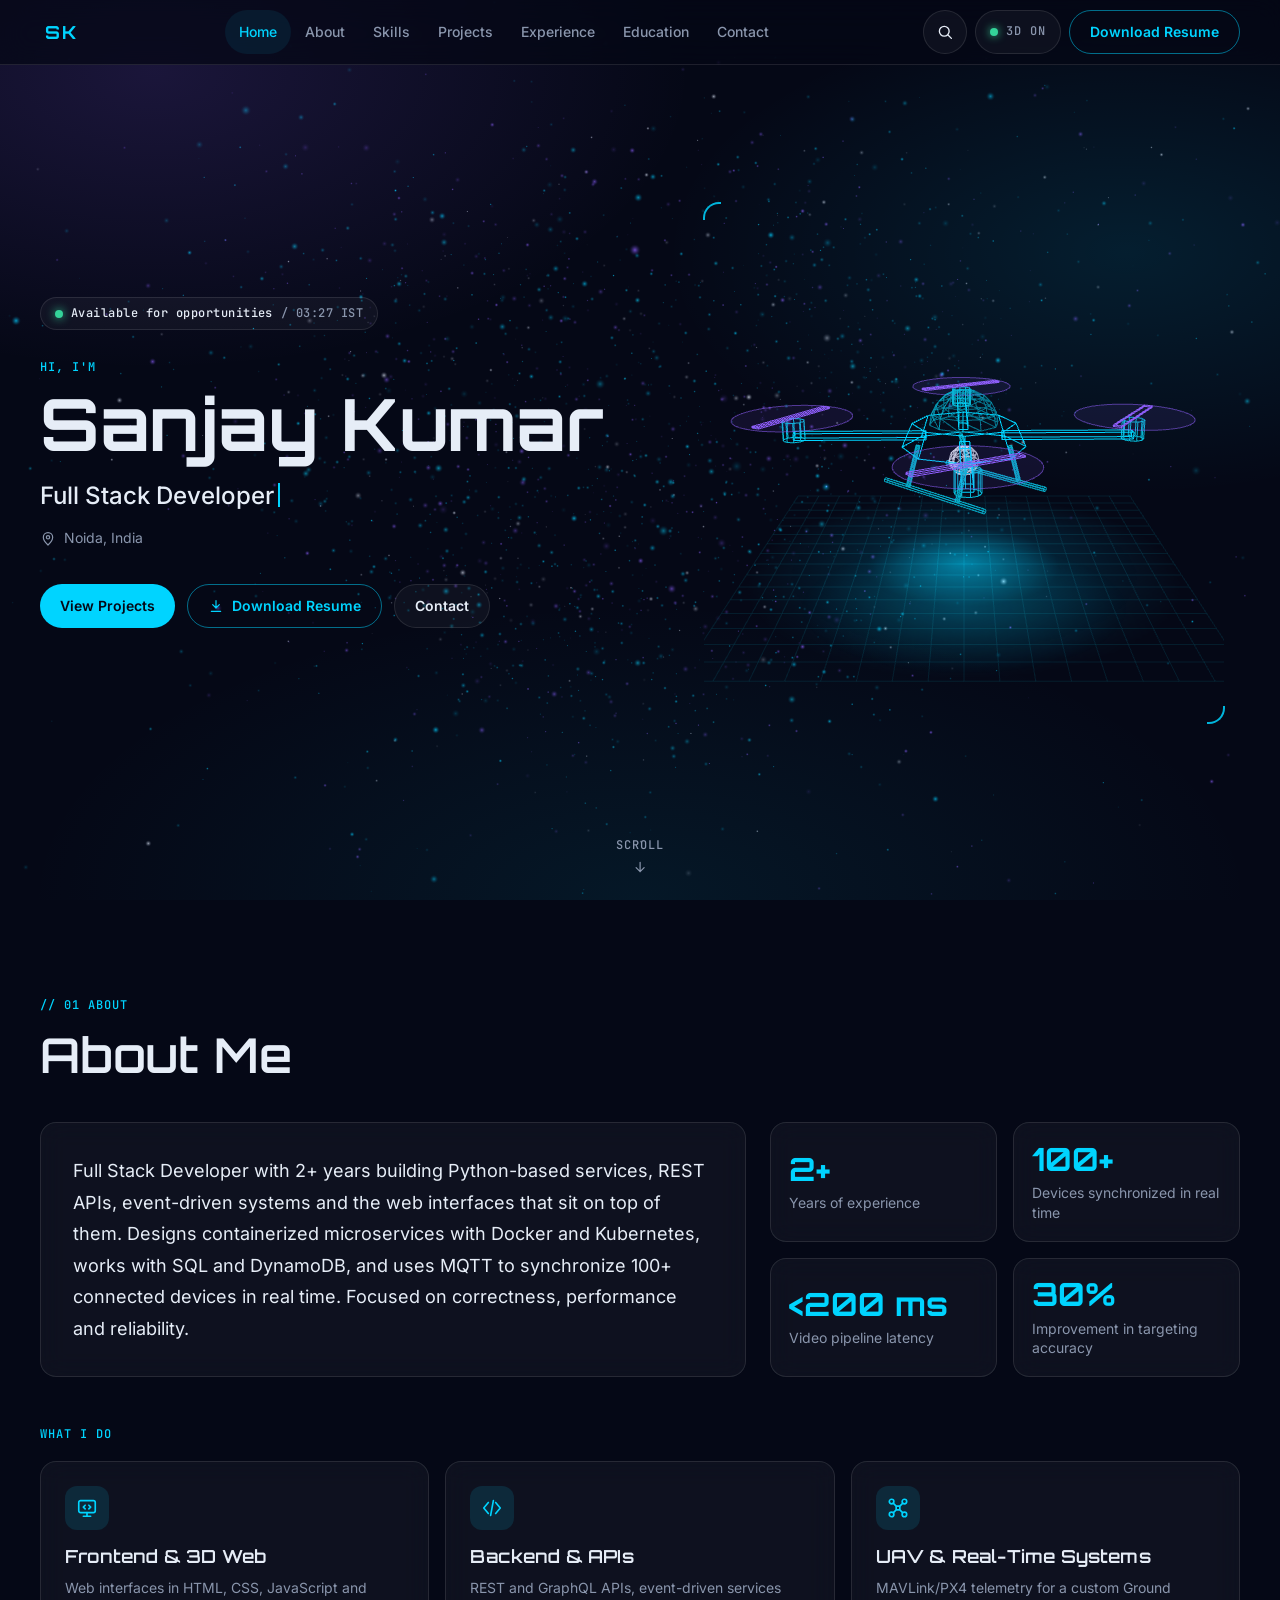
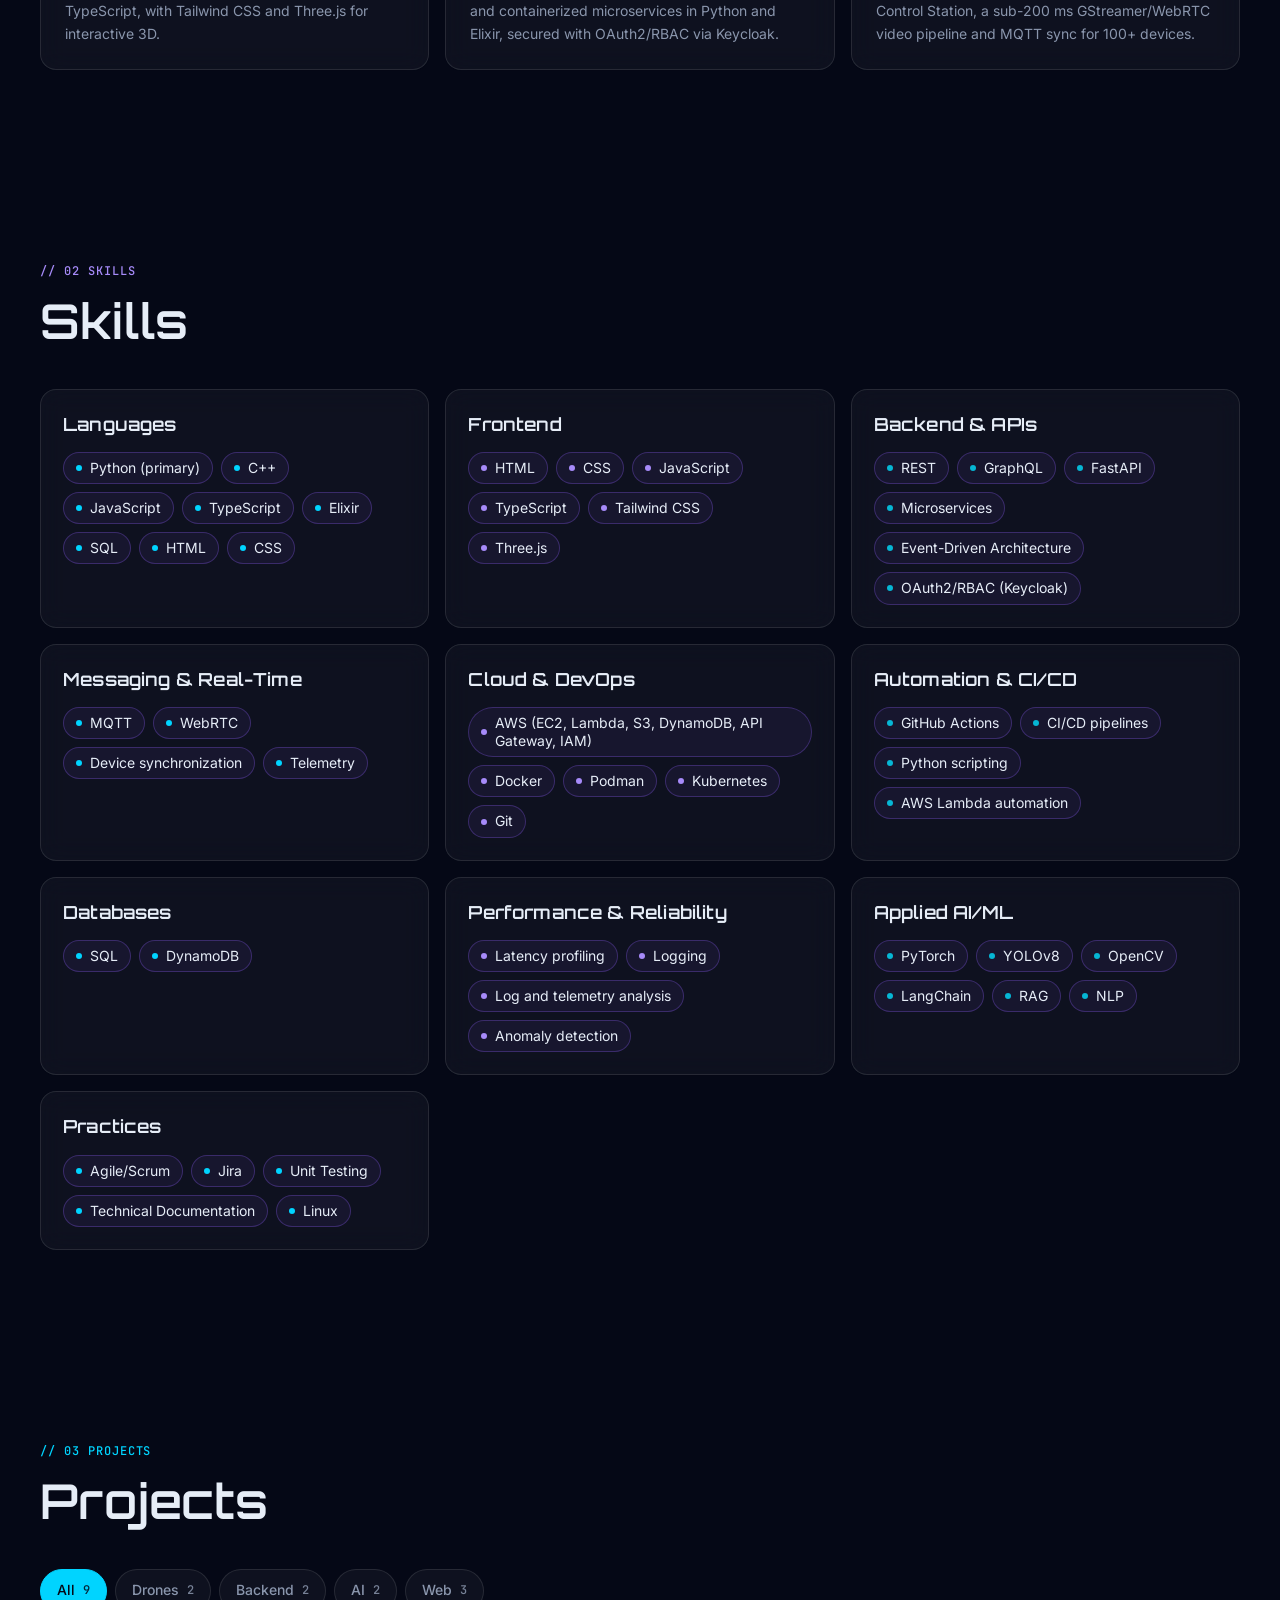
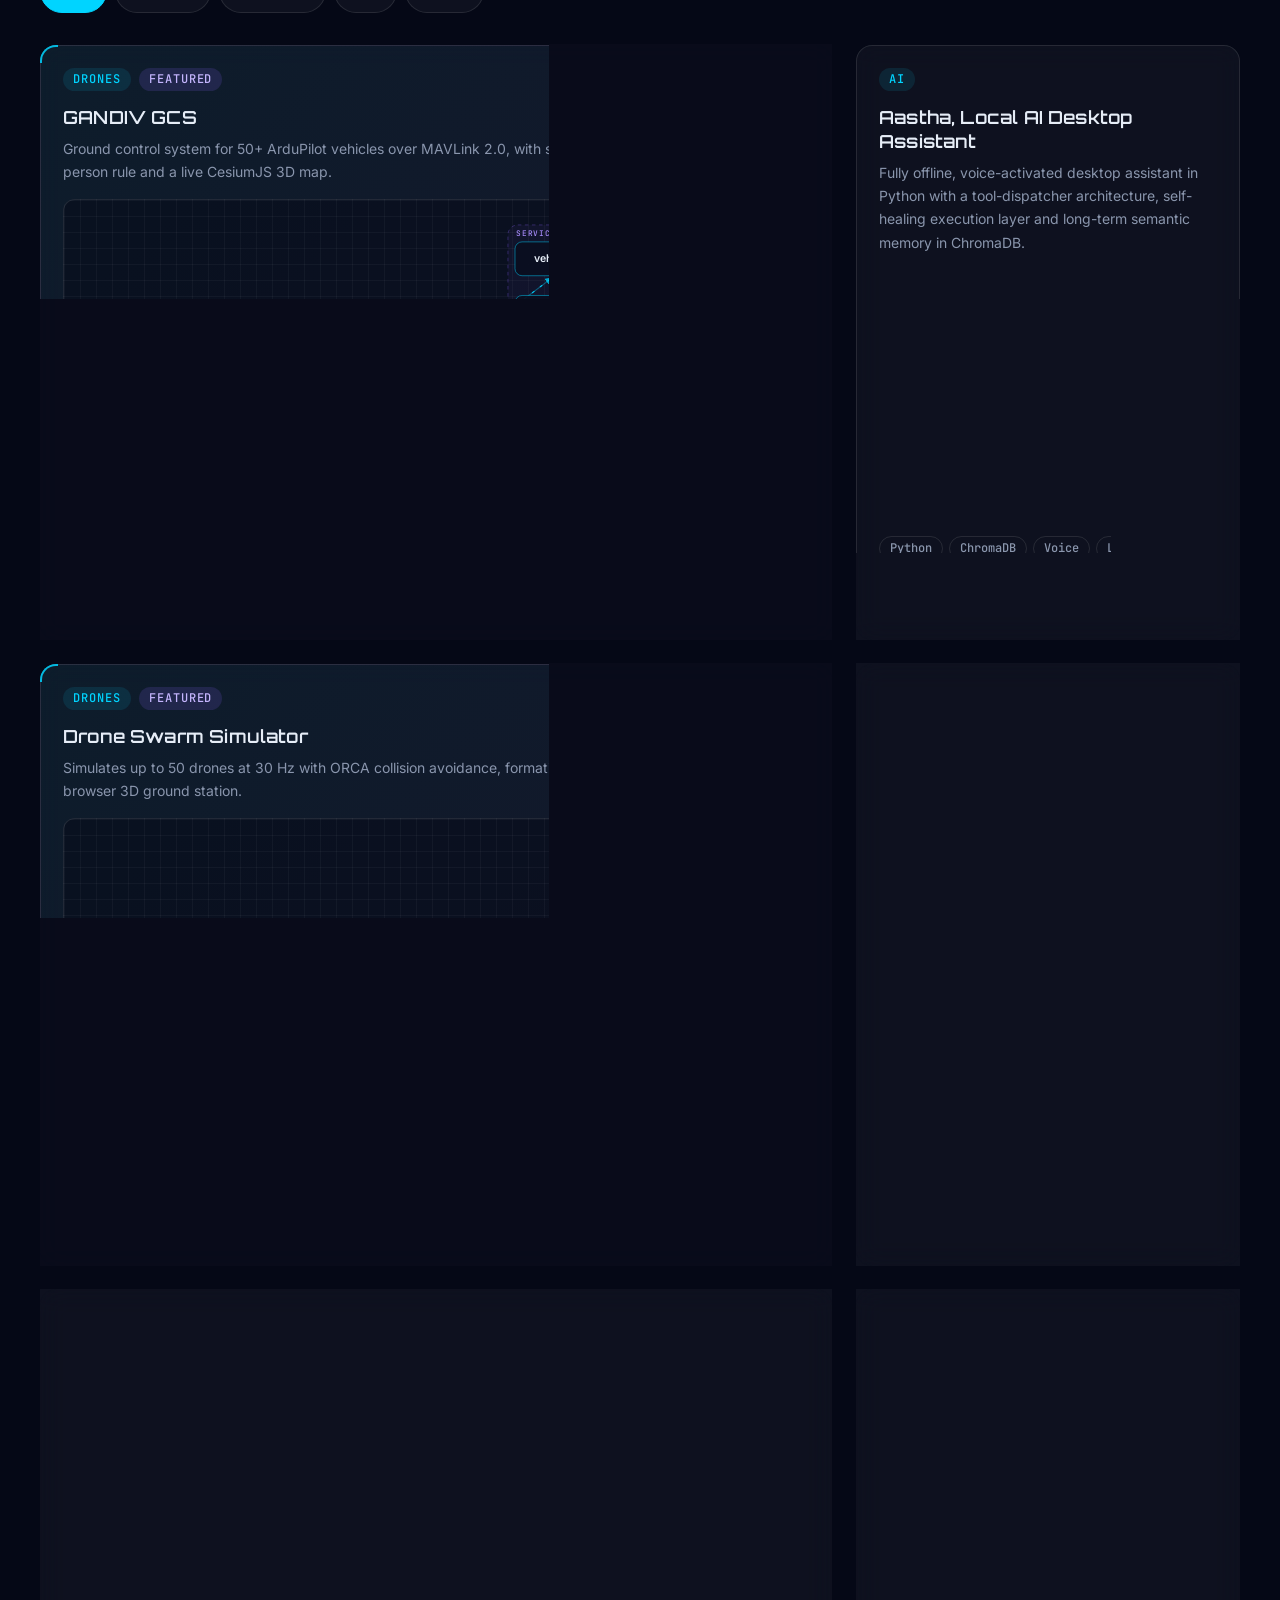
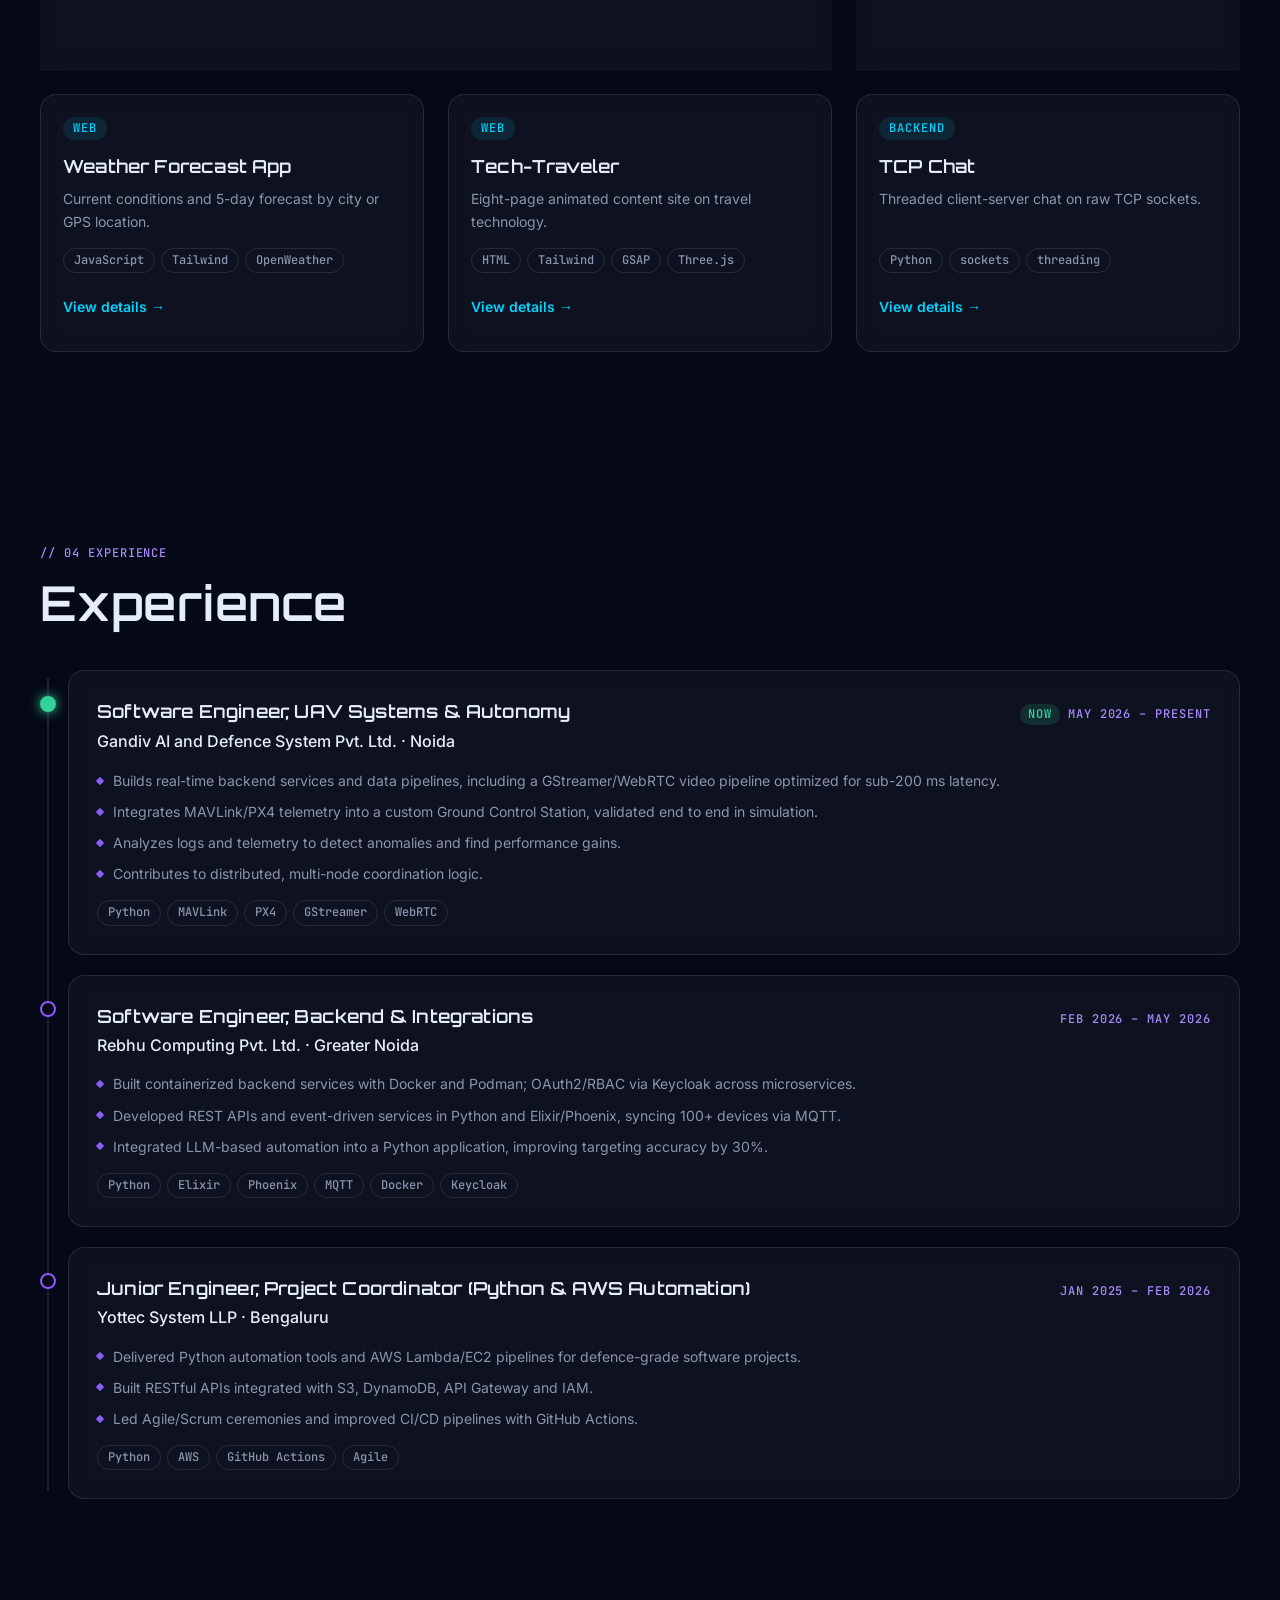
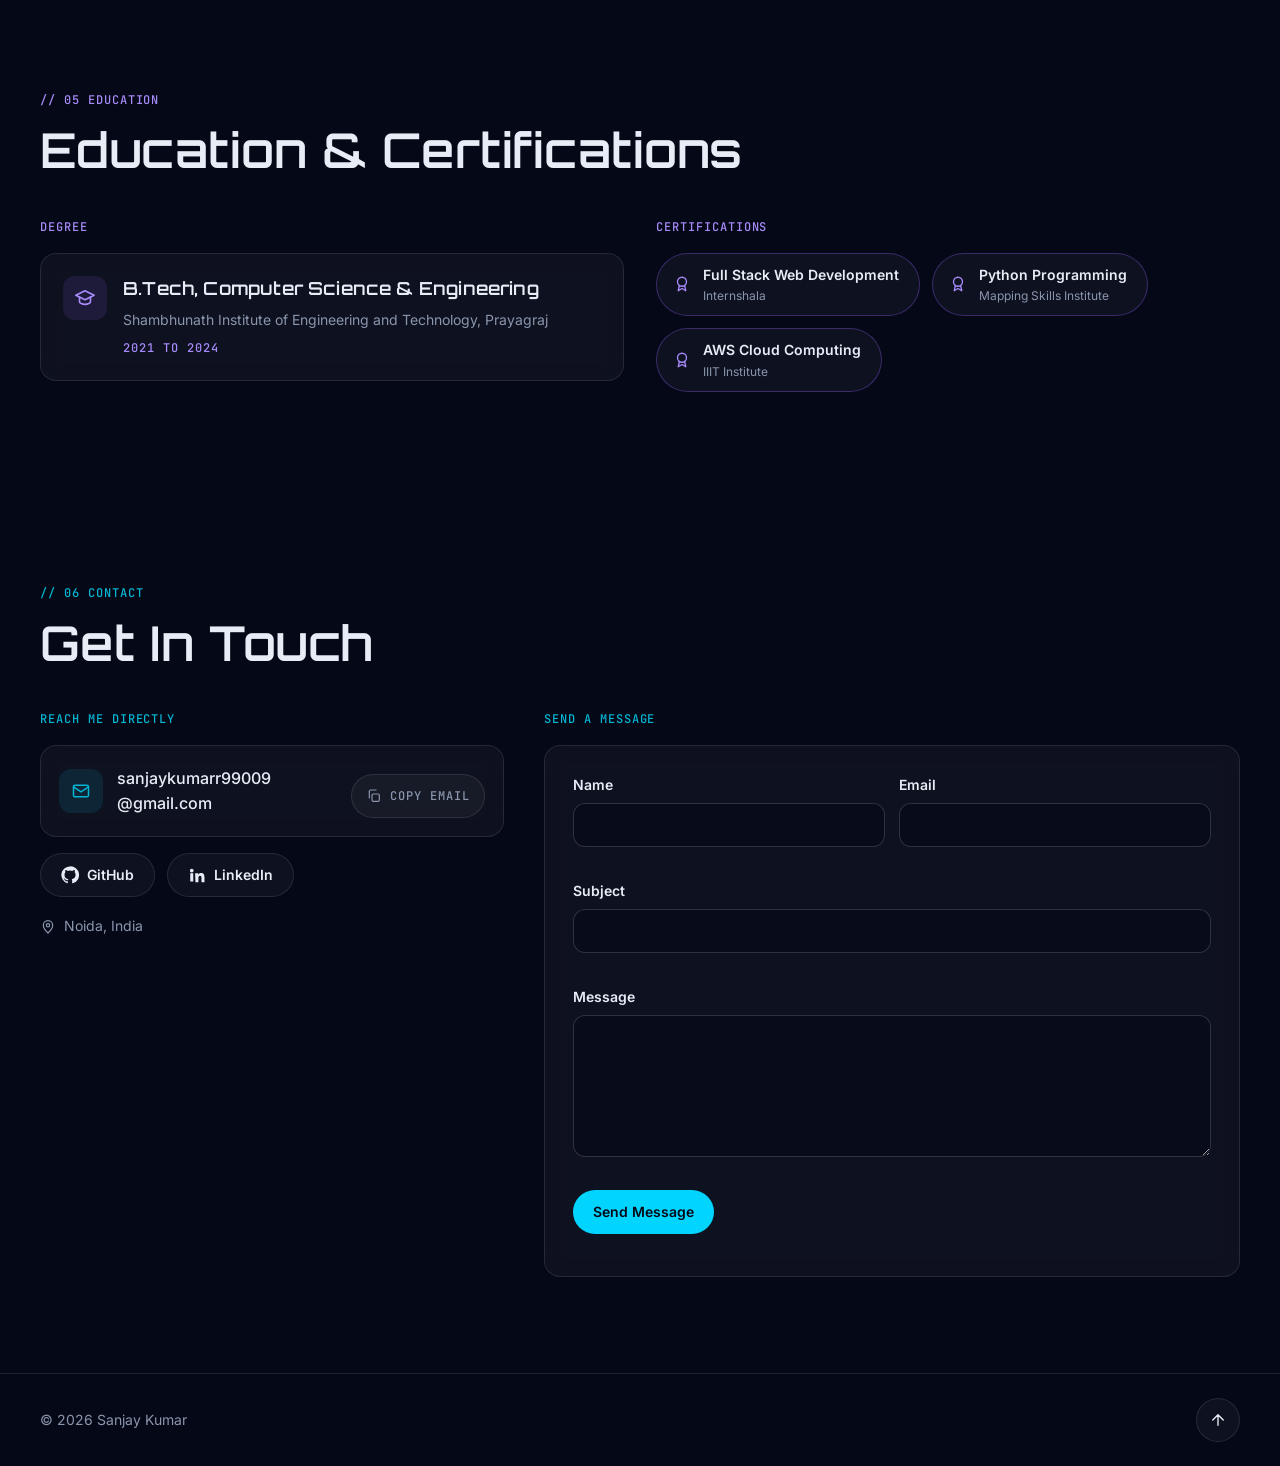
<file: index.html>
<!doctype html>
<html lang="en" class="no-js">
<head>
  <meta charset="utf-8">
  <meta name="viewport" content="width=device-width, initial-scale=1, viewport-fit=cover">
  <!-- build:head:start -->
  <title>Sanjay Kumar | Full Stack Developer &amp; UAV Systems</title>
  <meta name="description" content="Sanjay Kumar, Full Stack Developer in Noida, India: Python services, REST APIs, event-driven systems, real-time 3D web interfaces and UAV ground control software.">
  <meta name="author" content="Sanjay Kumar">
  <meta name="theme-color" content="#050816">
  <meta name="color-scheme" content="dark">
  <meta name="robots" content="index, follow">
  <link rel="canonical" href="https://zeus881.github.io/portfolio/">
  <link rel="manifest" href="./manifest.webmanifest">
  <link rel="icon" type="image/svg+xml" href="data:image/svg+xml,%3Csvg xmlns='http://www.w3.org/2000/svg' viewBox='0 0 64 64'%3E%3Crect width='64' height='64' rx='14' fill='%23050816'/%3E%3Cpath d='M10 20V10h10M44 10h10v10M54 44v10H44M20 54H10V44' fill='none' stroke='%2300D4FF' stroke-width='3'/%3E%3Ctext x='32' y='41' font-family='Arial,sans-serif' font-size='22' font-weight='700' text-anchor='middle' fill='%23E6EDF7'%3ESK%3C/text%3E%3C/svg%3E">
  <link rel="apple-touch-icon" href="./icons/apple-touch-icon.png">
  <meta property="og:type" content="website">
  <meta property="og:url" content="https://zeus881.github.io/portfolio/">
  <meta property="og:title" content="Sanjay Kumar | Full Stack Developer &amp; UAV Systems">
  <meta property="og:description" content="Sanjay Kumar, Full Stack Developer in Noida, India: Python services, REST APIs, event-driven systems, real-time 3D web interfaces and UAV ground control software.">
  <meta property="og:image" content="https://zeus881.github.io/portfolio/og-image.jpg">
  <meta property="og:image:width" content="1200">
  <meta property="og:image:height" content="630">
  <meta property="og:image:alt" content="Sanjay Kumar, Full Stack Developer and UAV Systems, mission-control style title card">
  <meta property="og:site_name" content="Sanjay Kumar">
  <meta property="og:locale" content="en_IN">
  <meta name="twitter:card" content="summary_large_image">
  <meta name="twitter:title" content="Sanjay Kumar | Full Stack Developer &amp; UAV Systems">
  <meta name="twitter:description" content="Sanjay Kumar, Full Stack Developer in Noida, India: Python services, REST APIs, event-driven systems, real-time 3D web interfaces and UAV ground control software.">
  <meta name="twitter:image" content="https://zeus881.github.io/portfolio/og-image.jpg">
  <meta name="twitter:image:alt" content="Sanjay Kumar, Full Stack Developer and UAV Systems, mission-control style title card">
  <script type="application/ld+json">{"@context":"https://schema.org","@type":"Person","name":"Sanjay Kumar","jobTitle":"Full Stack Developer","email":"mailto:sanjaykumarr99009@gmail.com","url":"https://zeus881.github.io/portfolio/","address":{"@type":"PostalAddress","addressLocality":"Noida","addressCountry":"IN"},"sameAs":["https://github.com/zeus881","https://linkedin.com/in/sanjay-kumar-7689531b5"]}</script>
  <!-- build:head:end -->
  <link rel="preload" href="./fonts/inter-latin.woff2" as="font" type="font/woff2" crossorigin>
  <link rel="preload" href="./fonts/orbitron-latin.woff2" as="font" type="font/woff2" crossorigin>
  <link rel="stylesheet" href="./styles.css">
  <script>
    /* Bootstrap before first paint: JS flag, motion flag (removed again if main.js never arrives), boot-screen skip */
    (function () {
      var d = document.documentElement;
      var reduce = window.matchMedia && window.matchMedia('(prefers-reduced-motion: reduce)').matches;
      var c = navigator.connection;
      var slow = c && (c.saveData || /2g/.test(c.effectiveType || ''));
      d.className = d.className.replace('no-js', 'js');
      if ('IntersectionObserver' in window && !reduce) {
        d.className += ' motion';
        setTimeout(function () {
          if (!window.__portfolioReady) d.className = d.className.replace(' motion', '');
        }, 3000);
      }
      if (slow || reduce) d.className += ' no-boot';
    })();
  </script>
</head>
<body>
  <!-- build:body:start -->
  <div id="boot" class="boot" aria-hidden="true"><div class="boot-mark"><span>SK</span><span class="boot-line"></span></div></div>
  <a class="skip-link" href="#main">Skip to content</a>
  <noscript><p class="noscript">This page works without JavaScript; the 3D effects, filters and search need it. Resume: <a href="./Sanjay_Kumar_Resume.pdf" download>Download Resume</a>. Email: <a href="mailto:sanjaykumarr99009@gmail.com">sanjaykumarr99009@gmail.com</a></p></noscript>
  <header id="site-header" class="site-header">
    <div id="scroll-progress" class="scroll-progress" aria-hidden="true"></div>
    <nav class="nav-bar" aria-label="Primary">
      <a class="nav-brand" href="#home" aria-label="Sanjay Kumar, back to top">SK</a>
      <ul class="nav-links"><li><a class="nav-link" href="#home">Home</a></li><li><a class="nav-link" href="#about">About</a></li><li><a class="nav-link" href="#skills">Skills</a></li><li><a class="nav-link" href="#projects">Projects</a></li><li><a class="nav-link" href="#experience">Experience</a></li><li><a class="nav-link" href="#education">Education</a></li><li><a class="nav-link" href="#contact">Contact</a></li></ul>
      <div class="nav-actions">
        <button id="palette-open" type="button" class="icon-btn js-only" aria-label="Open search and commands" aria-haspopup="dialog"><svg class="icon" viewBox="0 0 24 24" width="18" height="18" fill="none" stroke="currentColor" stroke-width="1.8" stroke-linecap="round" stroke-linejoin="round" aria-hidden="true" focusable="false"><circle cx="11" cy="11" r="6.5"/><path d="m16 16 4.5 4.5"/></svg></button>
        <button id="toggle-3d" type="button" class="pill-btn toggle-3d js-only" aria-pressed="false" aria-label="Toggle 3D effects">3D off</button>
        <a class="btn btn-outline nav-resume" href="./Sanjay_Kumar_Resume.pdf" download>Download Resume</a>
        <button id="nav-toggle" type="button" class="icon-btn nav-toggle js-only" aria-expanded="false" aria-controls="mobile-sheet" aria-label="Open menu"><span class="nav-toggle-bar"></span><span class="nav-toggle-bar"></span><span class="nav-toggle-bar"></span></button>
      </div>
    </nav>
    <div id="mobile-sheet" class="mobile-sheet" hidden>
      <ul class="mobile-links"><li><a class="nav-link" href="#home">Home</a></li><li><a class="nav-link" href="#about">About</a></li><li><a class="nav-link" href="#skills">Skills</a></li><li><a class="nav-link" href="#projects">Projects</a></li><li><a class="nav-link" href="#experience">Experience</a></li><li><a class="nav-link" href="#education">Education</a></li><li><a class="nav-link" href="#contact">Contact</a></li><li><button type="button" class="nav-link" data-open-palette><svg class="icon" viewBox="0 0 24 24" width="18" height="18" fill="none" stroke="currentColor" stroke-width="1.8" stroke-linecap="round" stroke-linejoin="round" aria-hidden="true" focusable="false"><circle cx="11" cy="11" r="6.5"/><path d="m16 16 4.5 4.5"/></svg>&nbsp;&nbsp;Search</button></li><li><a class="btn btn-outline" href="./Sanjay_Kumar_Resume.pdf" download>Download Resume</a></li></ul>
    </div>
  </header>
  <main id="main" tabindex="-1">
    <section id="home" class="section section-hero" data-accent="cyan" aria-label="Introduction">
      <div class="container hero-grid">
        <div class="hero-copy">
          <p class="status-strip reveal"><span class="status-dot" aria-hidden="true"></span><span>Available for opportunities</span><span class="status-time js-only"><span aria-hidden="true">/ </span><span class="sr-only">Local time: </span><time id="local-time">IST</time></span></p>
          <p class="hero-greeting mono-label reveal">Hi, I&#39;m</p>
          <h1 class="hero-name reveal">Sanjay Kumar</h1>
          <p class="hero-roles reveal"><span id="typed-role">Full Stack Developer | Backend &amp; APIs | UAV Systems &amp; Autonomy | Real-Time Web &amp; 3D</span><span class="typed-caret" aria-hidden="true"></span></p>
          <p class="meta-line reveal"><svg class="icon" viewBox="0 0 24 24" width="16" height="16" fill="none" stroke="currentColor" stroke-width="1.8" stroke-linecap="round" stroke-linejoin="round" aria-hidden="true" focusable="false"><path d="M12 21s-7-6.2-7-11.5A7 7 0 0 1 19 9.5C19 14.8 12 21 12 21z"/><circle cx="12" cy="9.5" r="2.5"/></svg><span>Noida, India</span></p>
          <div class="hero-actions row reveal">
            <a class="btn btn-primary" href="#projects">View Projects</a>
            <a class="btn btn-outline" href="./Sanjay_Kumar_Resume.pdf" download><svg class="icon" viewBox="0 0 24 24" width="16" height="16" fill="none" stroke="currentColor" stroke-width="1.8" stroke-linecap="round" stroke-linejoin="round" aria-hidden="true" focusable="false"><path d="M12 4v11M7 10l5 5 5-5M5 20h14"/></svg>Download Resume</a>
            <a class="btn btn-ghost" href="#contact">Contact</a>
          </div>
        </div>
        <div class="hero-visual hud reveal" aria-hidden="true"><div id="hero-3d" class="hero-canvas"></div></div>
      </div>
      <a class="scroll-hint" href="#about"><span class="mono-label">Scroll</span><svg class="icon" viewBox="0 0 24 24" width="16" height="16" fill="none" stroke="currentColor" stroke-width="1.8" stroke-linecap="round" stroke-linejoin="round" aria-hidden="true" focusable="false"><path d="M12 5v14M6 13l6 6 6-6"/></svg></a>
    </section>
    <section id="about" class="section" data-accent="cyan" aria-labelledby="about-title">
      <div class="container">
        <header class="section-header reveal">
          <p class="mono-label" aria-hidden="true">// 01 ABOUT</p>
          <h2 id="about-title" class="section-title">About Me</h2>
        </header>
        <div class="about-grid">
          <div class="glass about-bio reveal"><p>Full Stack Developer with 2+ years building Python-based services, REST APIs, event-driven systems and the web interfaces that sit on top of them. Designs containerized microservices with Docker and Kubernetes, works with SQL and DynamoDB, and uses MQTT to synchronize 100+ connected devices in real time. Focused on correctness, performance and reliability.</p></div>
          <ul class="counter-grid">
            <li class="glass counter-card reveal" style="--i:0"><span class="counter-value" aria-hidden="true"><span class="counter" data-target="2">2</span>+</span><span class="sr-only">2+</span><span class="counter-label">Years of experience</span></li>
            <li class="glass counter-card reveal" style="--i:1"><span class="counter-value" aria-hidden="true"><span class="counter" data-target="100">100</span>+</span><span class="sr-only">100+</span><span class="counter-label">Devices synchronized in real time</span></li>
            <li class="glass counter-card reveal" style="--i:2"><span class="counter-value" aria-hidden="true">&lt;<span class="counter" data-target="200">200</span> ms</span><span class="sr-only">&lt;200 ms</span><span class="counter-label">Video pipeline latency</span></li>
            <li class="glass counter-card reveal" style="--i:3"><span class="counter-value" aria-hidden="true"><span class="counter" data-target="30">30</span>%</span><span class="sr-only">30%</span><span class="counter-label">Improvement in targeting accuracy</span></li>
          </ul>
        </div>
        <h3 class="sub-heading mono-label reveal">What I do</h3>
        <ul class="what-grid">
          <li class="glass what-card reveal" style="--i:0"><span class="icon-tile"><svg class="icon" viewBox="0 0 24 24" width="22" height="22" fill="none" stroke="currentColor" stroke-width="1.8" stroke-linecap="round" stroke-linejoin="round" aria-hidden="true" focusable="false"><rect x="3" y="4" width="18" height="13" rx="2"/><path d="M8 21h8M12 17v4M10 9l-2 2 2 2M14 9l2 2-2 2"/></svg></span><h4 class="card-title">Frontend &amp; 3D Web</h4><p class="card-text">Web interfaces in HTML, CSS, JavaScript and TypeScript, with Tailwind CSS and Three.js for interactive 3D.</p></li>
          <li class="glass what-card reveal" style="--i:1"><span class="icon-tile"><svg class="icon" viewBox="0 0 24 24" width="22" height="22" fill="none" stroke="currentColor" stroke-width="1.8" stroke-linecap="round" stroke-linejoin="round" aria-hidden="true" focusable="false"><path d="M8 6l-5 6 5 6M16 6l5 6-5 6M13.5 4l-3 16"/></svg></span><h4 class="card-title">Backend &amp; APIs</h4><p class="card-text">REST and GraphQL APIs, event-driven services and containerized microservices in Python and Elixir, secured with OAuth2/RBAC via Keycloak.</p></li>
          <li class="glass what-card reveal" style="--i:2"><span class="icon-tile"><svg class="icon" viewBox="0 0 24 24" width="22" height="22" fill="none" stroke="currentColor" stroke-width="1.8" stroke-linecap="round" stroke-linejoin="round" aria-hidden="true" focusable="false"><circle cx="5" cy="5" r="2.5"/><circle cx="19" cy="5" r="2.5"/><circle cx="5" cy="19" r="2.5"/><circle cx="19" cy="19" r="2.5"/><path d="M7 7l3 3M17 7l-3 3M7 17l3-3M17 17l-3-3"/><rect x="10" y="10" width="4" height="4" rx="1"/></svg></span><h4 class="card-title">UAV &amp; Real-Time Systems</h4><p class="card-text">MAVLink/PX4 telemetry for a custom Ground Control Station, a sub-200 ms GStreamer/WebRTC video pipeline and MQTT sync for 100+ devices.</p></li>
        </ul>
      </div>
    </section>
    <section id="skills" class="section" data-accent="purple" aria-labelledby="skills-title">
      <div class="container">
        <header class="section-header reveal">
          <p class="mono-label" aria-hidden="true">// 02 SKILLS</p>
          <h2 id="skills-title" class="section-title">Skills</h2>
        </header>
        <div class="skills-grid">
          <article class="glass skill-group reveal"><h3 class="card-title">Languages</h3><ul class="chip-list"><li class="chip" style="--i:0"><span class="chip-dot" aria-hidden="true"></span>Python (primary)</li><li class="chip" style="--i:1"><span class="chip-dot" aria-hidden="true"></span>C++</li><li class="chip" style="--i:2"><span class="chip-dot" aria-hidden="true"></span>JavaScript</li><li class="chip" style="--i:3"><span class="chip-dot" aria-hidden="true"></span>TypeScript</li><li class="chip" style="--i:4"><span class="chip-dot" aria-hidden="true"></span>Elixir</li><li class="chip" style="--i:5"><span class="chip-dot" aria-hidden="true"></span>SQL</li><li class="chip" style="--i:6"><span class="chip-dot" aria-hidden="true"></span>HTML</li><li class="chip" style="--i:7"><span class="chip-dot" aria-hidden="true"></span>CSS</li></ul></article>
          <article class="glass skill-group reveal"><h3 class="card-title">Frontend</h3><ul class="chip-list"><li class="chip" style="--i:0"><span class="chip-dot" aria-hidden="true"></span>HTML</li><li class="chip" style="--i:1"><span class="chip-dot" aria-hidden="true"></span>CSS</li><li class="chip" style="--i:2"><span class="chip-dot" aria-hidden="true"></span>JavaScript</li><li class="chip" style="--i:3"><span class="chip-dot" aria-hidden="true"></span>TypeScript</li><li class="chip" style="--i:4"><span class="chip-dot" aria-hidden="true"></span>Tailwind CSS</li><li class="chip" style="--i:5"><span class="chip-dot" aria-hidden="true"></span>Three.js</li></ul></article>
          <article class="glass skill-group reveal"><h3 class="card-title">Backend &amp; APIs</h3><ul class="chip-list"><li class="chip" style="--i:0"><span class="chip-dot" aria-hidden="true"></span>REST</li><li class="chip" style="--i:1"><span class="chip-dot" aria-hidden="true"></span>GraphQL</li><li class="chip" style="--i:2"><span class="chip-dot" aria-hidden="true"></span>FastAPI</li><li class="chip" style="--i:3"><span class="chip-dot" aria-hidden="true"></span>Microservices</li><li class="chip" style="--i:4"><span class="chip-dot" aria-hidden="true"></span>Event-Driven Architecture</li><li class="chip" style="--i:5"><span class="chip-dot" aria-hidden="true"></span>OAuth2/RBAC (Keycloak)</li></ul></article>
          <article class="glass skill-group reveal"><h3 class="card-title">Messaging &amp; Real-Time</h3><ul class="chip-list"><li class="chip" style="--i:0"><span class="chip-dot" aria-hidden="true"></span>MQTT</li><li class="chip" style="--i:1"><span class="chip-dot" aria-hidden="true"></span>WebRTC</li><li class="chip" style="--i:2"><span class="chip-dot" aria-hidden="true"></span>Device synchronization</li><li class="chip" style="--i:3"><span class="chip-dot" aria-hidden="true"></span>Telemetry</li></ul></article>
          <article class="glass skill-group reveal"><h3 class="card-title">Cloud &amp; DevOps</h3><ul class="chip-list"><li class="chip" style="--i:0"><span class="chip-dot" aria-hidden="true"></span>AWS (EC2, Lambda, S3, DynamoDB, API Gateway, IAM)</li><li class="chip" style="--i:1"><span class="chip-dot" aria-hidden="true"></span>Docker</li><li class="chip" style="--i:2"><span class="chip-dot" aria-hidden="true"></span>Podman</li><li class="chip" style="--i:3"><span class="chip-dot" aria-hidden="true"></span>Kubernetes</li><li class="chip" style="--i:4"><span class="chip-dot" aria-hidden="true"></span>Git</li></ul></article>
          <article class="glass skill-group reveal"><h3 class="card-title">Automation &amp; CI/CD</h3><ul class="chip-list"><li class="chip" style="--i:0"><span class="chip-dot" aria-hidden="true"></span>GitHub Actions</li><li class="chip" style="--i:1"><span class="chip-dot" aria-hidden="true"></span>CI/CD pipelines</li><li class="chip" style="--i:2"><span class="chip-dot" aria-hidden="true"></span>Python scripting</li><li class="chip" style="--i:3"><span class="chip-dot" aria-hidden="true"></span>AWS Lambda automation</li></ul></article>
          <article class="glass skill-group reveal"><h3 class="card-title">Databases</h3><ul class="chip-list"><li class="chip" style="--i:0"><span class="chip-dot" aria-hidden="true"></span>SQL</li><li class="chip" style="--i:1"><span class="chip-dot" aria-hidden="true"></span>DynamoDB</li></ul></article>
          <article class="glass skill-group reveal"><h3 class="card-title">Performance &amp; Reliability</h3><ul class="chip-list"><li class="chip" style="--i:0"><span class="chip-dot" aria-hidden="true"></span>Latency profiling</li><li class="chip" style="--i:1"><span class="chip-dot" aria-hidden="true"></span>Logging</li><li class="chip" style="--i:2"><span class="chip-dot" aria-hidden="true"></span>Log and telemetry analysis</li><li class="chip" style="--i:3"><span class="chip-dot" aria-hidden="true"></span>Anomaly detection</li></ul></article>
          <article class="glass skill-group reveal"><h3 class="card-title">Applied AI/ML</h3><ul class="chip-list"><li class="chip" style="--i:0"><span class="chip-dot" aria-hidden="true"></span>PyTorch</li><li class="chip" style="--i:1"><span class="chip-dot" aria-hidden="true"></span>YOLOv8</li><li class="chip" style="--i:2"><span class="chip-dot" aria-hidden="true"></span>OpenCV</li><li class="chip" style="--i:3"><span class="chip-dot" aria-hidden="true"></span>LangChain</li><li class="chip" style="--i:4"><span class="chip-dot" aria-hidden="true"></span>RAG</li><li class="chip" style="--i:5"><span class="chip-dot" aria-hidden="true"></span>NLP</li></ul></article>
          <article class="glass skill-group reveal"><h3 class="card-title">Practices</h3><ul class="chip-list"><li class="chip" style="--i:0"><span class="chip-dot" aria-hidden="true"></span>Agile/Scrum</li><li class="chip" style="--i:1"><span class="chip-dot" aria-hidden="true"></span>Jira</li><li class="chip" style="--i:2"><span class="chip-dot" aria-hidden="true"></span>Unit Testing</li><li class="chip" style="--i:3"><span class="chip-dot" aria-hidden="true"></span>Technical Documentation</li><li class="chip" style="--i:4"><span class="chip-dot" aria-hidden="true"></span>Linux</li></ul></article>
        </div>
      </div>
    </section>
    <section id="projects" class="section" data-accent="cyan" aria-labelledby="projects-title">
      <div class="container">
        <header class="section-header reveal">
          <p class="mono-label" aria-hidden="true">// 03 PROJECTS</p>
          <h2 id="projects-title" class="section-title">Projects</h2>
        </header>
        <div class="filter-bar reveal" role="group" aria-label="Filter projects by category"><button type="button" class="filter-btn" data-filter="All" aria-pressed="true">All<span class="filter-count">9</span></button><button type="button" class="filter-btn" data-filter="Drones" aria-pressed="false">Drones<span class="filter-count">2</span></button><button type="button" class="filter-btn" data-filter="Backend" aria-pressed="false">Backend<span class="filter-count">2</span></button><button type="button" class="filter-btn" data-filter="AI" aria-pressed="false">AI<span class="filter-count">2</span></button><button type="button" class="filter-btn" data-filter="Web" aria-pressed="false">Web<span class="filter-count">3</span></button></div>
        <p id="project-status" class="sr-only" role="status" aria-live="polite"></p>
        <div id="project-grid" class="project-grid" data-filter="All">
          <div id="project-gandiv-gcs" class="project-item reveal is-featured" data-category="Drones" data-slug="gandiv-gcs">
            <article class="project-card glass hud">
              <span class="card-light" aria-hidden="true"></span>
              <div class="card-badges row-tight row"><span class="badge">Drones</span><span class="badge badge-featured">Featured</span></div>
              <h3 class="card-title project-title">GANDIV GCS</h3>
              <p class="card-text">Ground control system for 50+ ArduPilot vehicles over MAVLink 2.0, with signed links, role-based access, a two-person rule and a live CesiumJS 3D map.</p>
              <div class="diagram-preview" aria-hidden="true"><svg viewBox="0 0 1032 430" class="diagram diagram--compact" preserveAspectRatio="xMidYMid meet" xmlns="http://www.w3.org/2000/svg" aria-hidden="true" focusable="false"><defs><marker id="gandiv-gcs-c-arrow" viewBox="0 0 10 10" refX="8" refY="5" markerWidth="7" markerHeight="7" orient="auto-start-reverse"><path d="M0 0 L10 5 L0 10 z" class="dg-arrowhead"/></marker></defs><rect class="dg-group" rx="14" x="618" y="24" width="196" height="386"/><text class="dg-group-label" x="630" y="39">SERVICES</text><line class="dg-edge" x1="210.0" y1="224.0" x2="222.0" y2="224.0" marker-end="url(#gandiv-gcs-c-arrow)" marker-start="url(#gandiv-gcs-c-arrow)"/><line class="dg-flow" x1="210.0" y1="224.0" x2="222.0" y2="224.0"/><line class="dg-edge" x1="410.0" y1="224.0" x2="422.0" y2="224.0" marker-end="url(#gandiv-gcs-c-arrow)" marker-start="url(#gandiv-gcs-c-arrow)"/><line class="dg-flow" x1="410.0" y1="224.0" x2="422.0" y2="224.0"/><line class="dg-edge" x1="552.4" y1="196.4" x2="679.6" y2="99.6" marker-end="url(#gandiv-gcs-c-arrow)" marker-start="url(#gandiv-gcs-c-arrow)"/><line class="dg-flow" x1="552.4" y1="196.4" x2="679.6" y2="99.6"/><line class="dg-edge" x1="584.8" y1="197.9" x2="647.2" y2="174.1" marker-end="url(#gandiv-gcs-c-arrow)" marker-start="url(#gandiv-gcs-c-arrow)"/><line class="dg-flow" x1="584.8" y1="197.9" x2="647.2" y2="174.1"/><line class="dg-edge" x1="610.0" y1="224.0" x2="622.0" y2="224.0" marker-end="url(#gandiv-gcs-c-arrow)" marker-start="url(#gandiv-gcs-c-arrow)"/><line class="dg-flow" x1="610.0" y1="224.0" x2="622.0" y2="224.0"/><line class="dg-edge" x1="584.8" y1="250.1" x2="647.2" y2="273.9" marker-end="url(#gandiv-gcs-c-arrow)" marker-start="url(#gandiv-gcs-c-arrow)"/><line class="dg-flow" x1="584.8" y1="250.1" x2="647.2" y2="273.9"/><line class="dg-edge" x1="552.4" y1="251.6" x2="679.6" y2="348.4" marker-end="url(#gandiv-gcs-c-arrow)" marker-start="url(#gandiv-gcs-c-arrow)"/><line class="dg-flow" x1="552.4" y1="251.6" x2="679.6" y2="348.4"/><line class="dg-edge" x1="816.8" y1="182.2" x2="840.8" y2="174.0" marker-end="url(#gandiv-gcs-c-arrow)"/><line class="dg-flow" x1="816.8" y1="182.2" x2="840.8" y2="174.0"/><line class="dg-edge" x1="810.0" y1="376.0" x2="822.0" y2="376.0" marker-end="url(#gandiv-gcs-c-arrow)" marker-start="url(#gandiv-gcs-c-arrow)"/><line class="dg-flow" x1="810.0" y1="376.0" x2="822.0" y2="376.0"/><g class="dg-node dg-node--external"><rect rx="10" x="28" y="200" width="176" height="48"/><text class="dg-label"><tspan x="116" y="229">Vehicles</tspan></text></g><g class="dg-node dg-node--service"><rect rx="10" x="228" y="200" width="176" height="48"/><text class="dg-label"><tspan x="316" y="229">mavlink-core</tspan></text></g><g class="dg-node dg-node--bus"><rect rx="10" x="428" y="200" width="176" height="48"/><text class="dg-label"><tspan x="516" y="229">NATS</tspan></text></g><g class="dg-node dg-node--service"><rect rx="10" x="628" y="48" width="176" height="48"/><text class="dg-label"><tspan x="716" y="77">vehicle-manager</tspan></text></g><g class="dg-node dg-node--service"><rect rx="10" x="628" y="124" width="176" height="48"/><text class="dg-label"><tspan x="716" y="153">mission-service</tspan></text></g><g class="dg-node dg-node--service"><rect rx="10" x="628" y="200" width="176" height="48"/><text class="dg-label"><tspan x="716" y="229">telemetry-recorder</tspan></text></g><g class="dg-node dg-node--service"><rect rx="10" x="628" y="276" width="176" height="48"/><text class="dg-label"><tspan x="716" y="305">swarm-engine</tspan></text></g><g class="dg-node dg-node--service"><rect rx="10" x="628" y="352" width="176" height="48"/><text class="dg-label"><tspan x="716" y="381">api-gateway</tspan></text></g><g class="dg-node dg-node--store"><rect rx="10" x="828" y="124" width="176" height="48"/><text class="dg-label"><tspan x="916" y="144.5">PostgreSQL +</tspan><tspan x="916" y="161.5">TimescaleDB</tspan></text></g><g class="dg-node dg-node--client"><rect rx="10" x="828" y="352" width="176" height="48"/><text class="dg-label"><tspan x="916" y="372.5">React + CesiumJS</tspan><tspan x="916" y="389.5">console</tspan></text></g></svg></div>
              <ul class="tag-list" aria-label="Tech stack"><li class="tag">Rust</li><li class="tag">Go</li><li class="tag">React</li><li class="tag">CesiumJS</li><li class="tag">NATS</li><li class="tag">TimescaleDB</li></ul>
              <button type="button" class="card-open js-only" data-project="gandiv-gcs" aria-haspopup="dialog">View details<span class="sr-only">: GANDIV GCS</span>&nbsp;→</button>
              <details class="card-details"><summary>View details</summary><div class="card-details-body"><ul class="modal-features"><li>Six backend services over NATS</li><li>MAVLink 2 signing with per-vehicle keys</li><li>Link failover</li><li>Five operator roles</li><li>Missions, geofences and swarm formations</li><li>TimescaleDB telemetry history and replay</li></ul></div></details>
            </article>
          </div>
          <div id="project-drone-swarm-simulator" class="project-item reveal is-featured" data-category="Drones" data-slug="drone-swarm-simulator">
            <article class="project-card glass hud">
              <span class="card-light" aria-hidden="true"></span>
              <div class="card-badges row-tight row"><span class="badge">Drones</span><span class="badge badge-featured">Featured</span></div>
              <h3 class="card-title project-title">Drone Swarm Simulator</h3>
              <p class="card-text">Simulates up to 50 drones at 30 Hz with ORCA collision avoidance, formations, mission planning, replay and a browser 3D ground station.</p>
              <div class="diagram-preview" aria-hidden="true"><svg viewBox="0 0 832 354" class="diagram diagram--compact" preserveAspectRatio="xMidYMid meet" xmlns="http://www.w3.org/2000/svg" aria-hidden="true" focusable="false"><defs><marker id="drone-swarm-simulator-c-arrow" viewBox="0 0 10 10" refX="8" refY="5" markerWidth="7" markerHeight="7" orient="auto-start-reverse"><path d="M0 0 L10 5 L0 10 z" class="dg-arrowhead"/></marker></defs><line class="dg-edge" x1="210.0" y1="148.0" x2="222.0" y2="148.0" marker-end="url(#drone-swarm-simulator-c-arrow)" marker-start="url(#drone-swarm-simulator-c-arrow)"/><line class="dg-flow" x1="210.0" y1="148.0" x2="222.0" y2="148.0"/><line class="dg-edge" x1="410.0" y1="148.0" x2="422.0" y2="148.0" marker-end="url(#drone-swarm-simulator-c-arrow)" marker-start="url(#drone-swarm-simulator-c-arrow)"/><line class="dg-flow" x1="410.0" y1="148.0" x2="422.0" y2="148.0"/><line class="dg-edge" x1="650.0" y1="97.1" x2="584.8" y2="121.9" marker-end="url(#drone-swarm-simulator-c-arrow)"/><line class="dg-flow" x1="650.0" y1="97.1" x2="584.8" y2="121.9"/><line class="dg-edge" x1="625.0" y1="148.0" x2="610.0" y2="148.0" marker-end="url(#drone-swarm-simulator-c-arrow)"/><line class="dg-flow" x1="625.0" y1="148.0" x2="610.0" y2="148.0"/><line class="dg-edge" x1="650.0" y1="198.9" x2="584.8" y2="174.1" marker-end="url(#drone-swarm-simulator-c-arrow)"/><line class="dg-flow" x1="650.0" y1="198.9" x2="584.8" y2="174.1"/><line class="dg-edge" x1="482.0" y1="173.8" x2="352.4" y2="272.4" marker-end="url(#drone-swarm-simulator-c-arrow)"/><line class="dg-flow" x1="482.0" y1="173.8" x2="352.4" y2="272.4"/><line class="dg-edge" x1="225.0" y1="300.0" x2="210.0" y2="300.0" marker-end="url(#drone-swarm-simulator-c-arrow)"/><line class="dg-flow" x1="225.0" y1="300.0" x2="210.0" y2="300.0"/><line class="dg-edge" x1="516.0" y1="178.0" x2="516.0" y2="270.0" marker-end="url(#drone-swarm-simulator-c-arrow)" marker-start="url(#drone-swarm-simulator-c-arrow)"/><line class="dg-flow" x1="516.0" y1="178.0" x2="516.0" y2="270.0"/><line class="dg-edge" x1="610.0" y1="300.0" x2="622.0" y2="300.0" marker-end="url(#drone-swarm-simulator-c-arrow)" marker-start="url(#drone-swarm-simulator-c-arrow)"/><line class="dg-flow" x1="610.0" y1="300.0" x2="622.0" y2="300.0"/><g class="dg-node dg-node--client"><rect rx="10" x="28" y="124" width="176" height="48"/><text class="dg-label"><tspan x="116" y="153">Browser GCS</tspan></text></g><g class="dg-node dg-node--service"><rect rx="10" x="228" y="124" width="176" height="48"/><text class="dg-label"><tspan x="316" y="153">FastAPI</tspan></text></g><g class="dg-node dg-node--bus"><rect rx="10" x="428" y="124" width="176" height="48"/><text class="dg-label"><tspan x="516" y="153">Simulation engine</tspan></text></g><g class="dg-node dg-node--service"><rect rx="10" x="628" y="48" width="176" height="48"/><text class="dg-label"><tspan x="716" y="77">Algorithms</tspan></text></g><g class="dg-node dg-node--service"><rect rx="10" x="628" y="124" width="176" height="48"/><text class="dg-label"><tspan x="716" y="153">Missions</tspan></text></g><g class="dg-node dg-node--service"><rect rx="10" x="628" y="200" width="176" height="48"/><text class="dg-label"><tspan x="716" y="229">Kalman estimation</tspan></text></g><g class="dg-node dg-node--client"><rect rx="10" x="28" y="276" width="176" height="48"/><text class="dg-label"><tspan x="116" y="296.5">Replay and</tspan><tspan x="116" y="313.5">reports</tspan></text></g><g class="dg-node dg-node--store"><rect rx="10" x="228" y="276" width="176" height="48"/><text class="dg-label"><tspan x="316" y="305">Recorder</tspan></text></g><g class="dg-node dg-node--service"><rect rx="10" x="428" y="276" width="176" height="48"/><text class="dg-label"><tspan x="516" y="305">MAVLink adapters</tspan></text></g><g class="dg-node dg-node--external"><rect rx="10" x="628" y="276" width="176" height="48"/><text class="dg-label"><tspan x="716" y="305">SITL vehicles</tspan></text></g></svg></div>
              <ul class="tag-list" aria-label="Tech stack"><li class="tag">Python</li><li class="tag">NumPy</li><li class="tag">FastAPI</li><li class="tag">Three.js</li><li class="tag">MAVLink</li></ul>
              <button type="button" class="card-open js-only" data-project="drone-swarm-simulator" aria-haspopup="dialog">View details<span class="sr-only">: Drone Swarm Simulator</span>&nbsp;→</button>
              <details class="card-details"><summary>View details</summary><div class="card-details-body"><ul class="modal-features"><li>ORCA with potential-field fallback and a hard 4 m separation floor</li><li>Eight formations with Hungarian slot assignment</li><li>A* and RRT* routing</li><li>Kalman filter per drone</li><li>MAVLink and MAVSDK adapters for SITL vehicles</li><li>203 automated tests</li></ul><p class="modal-actions"><a class="btn btn-ghost" href="https://github.com/zeus881/swarm-simualation" target="_blank" rel="noopener noreferrer"><svg class="icon" viewBox="0 0 24 24" width="16" height="16" fill="currentColor" aria-hidden="true" focusable="false"><path d="M12 .5a11.5 11.5 0 0 0-3.64 22.41c.58.1.79-.25.79-.56v-2c-3.2.7-3.88-1.37-3.88-1.37-.52-1.33-1.28-1.69-1.28-1.69-1.04-.71.08-.7.08-.7 1.16.08 1.77 1.19 1.77 1.19 1.03 1.76 2.7 1.25 3.36.96.1-.75.4-1.25.73-1.54-2.56-.29-5.25-1.28-5.25-5.69 0-1.26.45-2.29 1.19-3.1-.12-.29-.52-1.46.11-3.05 0 0 .97-.31 3.17 1.18a11 11 0 0 1 5.77 0c2.2-1.49 3.17-1.18 3.17-1.18.63 1.59.23 2.76.11 3.05.74.81 1.19 1.84 1.19 3.1 0 4.42-2.7 5.4-5.27 5.68.41.36.78 1.06.78 2.14v3.17c0 .31.21.67.8.56A11.5 11.5 0 0 0 12 .5z"/></svg>View on GitHub<span class="sr-only"> (opens in a new tab)</span></a></p></div></details>
            </article>
          </div>
          <div id="project-retail-automation-system" class="project-item reveal is-featured" data-category="Backend" data-slug="retail-automation-system">
            <article class="project-card glass hud">
              <span class="card-light" aria-hidden="true"></span>
              <div class="card-badges row-tight row"><span class="badge">Backend</span><span class="badge badge-featured">Featured</span></div>
              <h3 class="card-title project-title">Real-Time Retail Automation System</h3>
              <p class="card-text">Real-time IoT backend in Elixir/Phoenix that syncs 100+ devices over MQTT, with Docker deployments, Kubernetes orchestration and Keycloak auth.</p>
              <div class="diagram-preview" aria-hidden="true"><svg viewBox="0 0 1032 126" class="diagram diagram--compact" preserveAspectRatio="xMidYMid meet" xmlns="http://www.w3.org/2000/svg" aria-hidden="true" focusable="false"><defs><marker id="retail-automation-system-c-arrow" viewBox="0 0 10 10" refX="8" refY="5" markerWidth="7" markerHeight="7" orient="auto-start-reverse"><path d="M0 0 L10 5 L0 10 z" class="dg-arrowhead"/></marker></defs><rect class="dg-group" rx="14" x="418" y="24" width="196" height="82"/><text class="dg-group-label" x="430" y="39">DOCKER / KUBERNETES</text><line class="dg-edge" x1="207.0" y1="72.0" x2="222.0" y2="72.0" marker-end="url(#retail-automation-system-c-arrow)"/><line class="dg-flow" x1="207.0" y1="72.0" x2="222.0" y2="72.0"/><line class="dg-edge" x1="407.0" y1="72.0" x2="422.0" y2="72.0" marker-end="url(#retail-automation-system-c-arrow)"/><line class="dg-flow" x1="407.0" y1="72.0" x2="422.0" y2="72.0"/><line class="dg-edge" x1="610.0" y1="72.0" x2="622.0" y2="72.0" marker-end="url(#retail-automation-system-c-arrow)" marker-start="url(#retail-automation-system-c-arrow)"/><line class="dg-flow" x1="610.0" y1="72.0" x2="622.0" y2="72.0"/><line class="dg-edge" x1="810.0" y1="72.0" x2="822.0" y2="72.0" marker-end="url(#retail-automation-system-c-arrow)" marker-start="url(#retail-automation-system-c-arrow)"/><line class="dg-flow" x1="810.0" y1="72.0" x2="822.0" y2="72.0"/><g class="dg-node dg-node--client"><rect rx="10" x="28" y="48" width="176" height="48"/><text class="dg-label"><tspan x="116" y="77">Client apps</tspan></text></g><g class="dg-node dg-node--service"><rect rx="10" x="228" y="48" width="176" height="48"/><text class="dg-label"><tspan x="316" y="77">Keycloak</tspan></text></g><g class="dg-node dg-node--service"><rect rx="10" x="428" y="48" width="176" height="48"/><text class="dg-label"><tspan x="516" y="77">Phoenix backend</tspan></text></g><g class="dg-node dg-node--bus"><rect rx="10" x="628" y="48" width="176" height="48"/><text class="dg-label"><tspan x="716" y="77">MQTT broker</tspan></text></g><g class="dg-node dg-node--external"><rect rx="10" x="828" y="48" width="176" height="48"/><text class="dg-label"><tspan x="916" y="77">100+ devices</tspan></text></g></svg></div>
              <ul class="tag-list" aria-label="Tech stack"><li class="tag">Elixir</li><li class="tag">Phoenix</li><li class="tag">MQTT</li><li class="tag">Docker</li><li class="tag">Kubernetes</li><li class="tag">Keycloak</li></ul>
              <button type="button" class="card-open js-only" data-project="retail-automation-system" aria-haspopup="dialog">View details<span class="sr-only">: Real-Time Retail Automation System</span>&nbsp;→</button>
              
            </article>
          </div>
          <div id="project-aastha-ai-assistant" class="project-item reveal" data-category="AI" data-slug="aastha-ai-assistant">
            <article class="project-card glass">
              <span class="card-light" aria-hidden="true"></span>
              <div class="card-badges row-tight row"><span class="badge">AI</span></div>
              <h3 class="card-title project-title">Aastha, Local AI Desktop Assistant</h3>
              <p class="card-text">Fully offline, voice-activated desktop assistant in Python with a tool-dispatcher architecture, self-healing execution layer and long-term semantic memory in ChromaDB.</p>
              
              <ul class="tag-list" aria-label="Tech stack"><li class="tag">Python</li><li class="tag">ChromaDB</li><li class="tag">Voice</li><li class="tag">Local LLM</li></ul>
              <button type="button" class="card-open js-only" data-project="aastha-ai-assistant" aria-haspopup="dialog">View details<span class="sr-only">: Aastha, Local AI Desktop Assistant</span>&nbsp;→</button>
              
            </article>
          </div>
          <div id="project-ai-client-ranking" class="project-item reveal" data-category="AI" data-slug="ai-client-ranking">
            <article class="project-card glass">
              <span class="card-light" aria-hidden="true"></span>
              <div class="card-badges row-tight row"><span class="badge">AI</span></div>
              <h3 class="card-title project-title">AI Client Ranking System</h3>
              <p class="card-text">Crawls company websites, extracts product and technology signals with a local LLM and ranks leads; falls back to keywords when the LLM is unavailable.</p>
              
              <ul class="tag-list" aria-label="Tech stack"><li class="tag">Python</li><li class="tag">Ollama</li><li class="tag">Flask</li><li class="tag">scikit-learn</li></ul>
              <button type="button" class="card-open js-only" data-project="ai-client-ranking" aria-haspopup="dialog">View details<span class="sr-only">: AI Client Ranking System</span>&nbsp;→</button>
              <details class="card-details"><summary>View details</summary><div class="card-details-body"><p class="modal-actions"><a class="btn btn-ghost" href="https://github.com/zeus881/clinet-ranking-system-LLM" target="_blank" rel="noopener noreferrer"><svg class="icon" viewBox="0 0 24 24" width="16" height="16" fill="currentColor" aria-hidden="true" focusable="false"><path d="M12 .5a11.5 11.5 0 0 0-3.64 22.41c.58.1.79-.25.79-.56v-2c-3.2.7-3.88-1.37-3.88-1.37-.52-1.33-1.28-1.69-1.28-1.69-1.04-.71.08-.7.08-.7 1.16.08 1.77 1.19 1.77 1.19 1.03 1.76 2.7 1.25 3.36.96.1-.75.4-1.25.73-1.54-2.56-.29-5.25-1.28-5.25-5.69 0-1.26.45-2.29 1.19-3.1-.12-.29-.52-1.46.11-3.05 0 0 .97-.31 3.17 1.18a11 11 0 0 1 5.77 0c2.2-1.49 3.17-1.18 3.17-1.18.63 1.59.23 2.76.11 3.05.74.81 1.19 1.84 1.19 3.1 0 4.42-2.7 5.4-5.27 5.68.41.36.78 1.06.78 2.14v3.17c0 .31.21.67.8.56A11.5 11.5 0 0 0 12 .5z"/></svg>View on GitHub<span class="sr-only"> (opens in a new tab)</span></a></p></div></details>
            </article>
          </div>
          <div id="project-shop-in" class="project-item reveal" data-category="Web" data-slug="shop-in">
            <article class="project-card glass">
              <span class="card-light" aria-hidden="true"></span>
              <div class="card-badges row-tight row"><span class="badge">Web</span></div>
              <h3 class="card-title project-title">Shop-In</h3>
              <p class="card-text">Django online store with catalogue, search, cart, Paytm checkout and order tracking.</p>
              
              <ul class="tag-list" aria-label="Tech stack"><li class="tag">Django</li><li class="tag">SQLite</li><li class="tag">Paytm</li></ul>
              <button type="button" class="card-open js-only" data-project="shop-in" aria-haspopup="dialog">View details<span class="sr-only">: Shop-In</span>&nbsp;→</button>
              <details class="card-details"><summary>View details</summary><div class="card-details-body"><p class="modal-actions"><a class="btn btn-ghost" href="https://github.com/zeus881/shop-in" target="_blank" rel="noopener noreferrer"><svg class="icon" viewBox="0 0 24 24" width="16" height="16" fill="currentColor" aria-hidden="true" focusable="false"><path d="M12 .5a11.5 11.5 0 0 0-3.64 22.41c.58.1.79-.25.79-.56v-2c-3.2.7-3.88-1.37-3.88-1.37-.52-1.33-1.28-1.69-1.28-1.69-1.04-.71.08-.7.08-.7 1.16.08 1.77 1.19 1.77 1.19 1.03 1.76 2.7 1.25 3.36.96.1-.75.4-1.25.73-1.54-2.56-.29-5.25-1.28-5.25-5.69 0-1.26.45-2.29 1.19-3.1-.12-.29-.52-1.46.11-3.05 0 0 .97-.31 3.17 1.18a11 11 0 0 1 5.77 0c2.2-1.49 3.17-1.18 3.17-1.18.63 1.59.23 2.76.11 3.05.74.81 1.19 1.84 1.19 3.1 0 4.42-2.7 5.4-5.27 5.68.41.36.78 1.06.78 2.14v3.17c0 .31.21.67.8.56A11.5 11.5 0 0 0 12 .5z"/></svg>View on GitHub<span class="sr-only"> (opens in a new tab)</span></a></p></div></details>
            </article>
          </div>
          <div id="project-weather-forecast-app" class="project-item reveal" data-category="Web" data-slug="weather-forecast-app">
            <article class="project-card glass">
              <span class="card-light" aria-hidden="true"></span>
              <div class="card-badges row-tight row"><span class="badge">Web</span></div>
              <h3 class="card-title project-title">Weather Forecast App</h3>
              <p class="card-text">Current conditions and 5-day forecast by city or GPS location.</p>
              
              <ul class="tag-list" aria-label="Tech stack"><li class="tag">JavaScript</li><li class="tag">Tailwind</li><li class="tag">OpenWeather</li></ul>
              <button type="button" class="card-open js-only" data-project="weather-forecast-app" aria-haspopup="dialog">View details<span class="sr-only">: Weather Forecast App</span>&nbsp;→</button>
              <details class="card-details"><summary>View details</summary><div class="card-details-body"><p class="modal-actions"><a class="btn btn-ghost" href="https://github.com/zeus881/Weather-app-real" target="_blank" rel="noopener noreferrer"><svg class="icon" viewBox="0 0 24 24" width="16" height="16" fill="currentColor" aria-hidden="true" focusable="false"><path d="M12 .5a11.5 11.5 0 0 0-3.64 22.41c.58.1.79-.25.79-.56v-2c-3.2.7-3.88-1.37-3.88-1.37-.52-1.33-1.28-1.69-1.28-1.69-1.04-.71.08-.7.08-.7 1.16.08 1.77 1.19 1.77 1.19 1.03 1.76 2.7 1.25 3.36.96.1-.75.4-1.25.73-1.54-2.56-.29-5.25-1.28-5.25-5.69 0-1.26.45-2.29 1.19-3.1-.12-.29-.52-1.46.11-3.05 0 0 .97-.31 3.17 1.18a11 11 0 0 1 5.77 0c2.2-1.49 3.17-1.18 3.17-1.18.63 1.59.23 2.76.11 3.05.74.81 1.19 1.84 1.19 3.1 0 4.42-2.7 5.4-5.27 5.68.41.36.78 1.06.78 2.14v3.17c0 .31.21.67.8.56A11.5 11.5 0 0 0 12 .5z"/></svg>View on GitHub<span class="sr-only"> (opens in a new tab)</span></a></p></div></details>
            </article>
          </div>
          <div id="project-tech-traveler" class="project-item reveal" data-category="Web" data-slug="tech-traveler">
            <article class="project-card glass">
              <span class="card-light" aria-hidden="true"></span>
              <div class="card-badges row-tight row"><span class="badge">Web</span></div>
              <h3 class="card-title project-title">Tech-Traveler</h3>
              <p class="card-text">Eight-page animated content site on travel technology.</p>
              
              <ul class="tag-list" aria-label="Tech stack"><li class="tag">HTML</li><li class="tag">Tailwind</li><li class="tag">GSAP</li><li class="tag">Three.js</li></ul>
              <button type="button" class="card-open js-only" data-project="tech-traveler" aria-haspopup="dialog">View details<span class="sr-only">: Tech-Traveler</span>&nbsp;→</button>
              <details class="card-details"><summary>View details</summary><div class="card-details-body"><p class="modal-actions"><a class="btn btn-ghost" href="https://github.com/zeus881/Tech-Traveler" target="_blank" rel="noopener noreferrer"><svg class="icon" viewBox="0 0 24 24" width="16" height="16" fill="currentColor" aria-hidden="true" focusable="false"><path d="M12 .5a11.5 11.5 0 0 0-3.64 22.41c.58.1.79-.25.79-.56v-2c-3.2.7-3.88-1.37-3.88-1.37-.52-1.33-1.28-1.69-1.28-1.69-1.04-.71.08-.7.08-.7 1.16.08 1.77 1.19 1.77 1.19 1.03 1.76 2.7 1.25 3.36.96.1-.75.4-1.25.73-1.54-2.56-.29-5.25-1.28-5.25-5.69 0-1.26.45-2.29 1.19-3.1-.12-.29-.52-1.46.11-3.05 0 0 .97-.31 3.17 1.18a11 11 0 0 1 5.77 0c2.2-1.49 3.17-1.18 3.17-1.18.63 1.59.23 2.76.11 3.05.74.81 1.19 1.84 1.19 3.1 0 4.42-2.7 5.4-5.27 5.68.41.36.78 1.06.78 2.14v3.17c0 .31.21.67.8.56A11.5 11.5 0 0 0 12 .5z"/></svg>View on GitHub<span class="sr-only"> (opens in a new tab)</span></a></p></div></details>
            </article>
          </div>
          <div id="project-tcp-chat" class="project-item reveal" data-category="Backend" data-slug="tcp-chat">
            <article class="project-card glass">
              <span class="card-light" aria-hidden="true"></span>
              <div class="card-badges row-tight row"><span class="badge">Backend</span></div>
              <h3 class="card-title project-title">TCP Chat</h3>
              <p class="card-text">Threaded client-server chat on raw TCP sockets.</p>
              
              <ul class="tag-list" aria-label="Tech stack"><li class="tag">Python</li><li class="tag">sockets</li><li class="tag">threading</li></ul>
              <button type="button" class="card-open js-only" data-project="tcp-chat" aria-haspopup="dialog">View details<span class="sr-only">: TCP Chat</span>&nbsp;→</button>
              <details class="card-details"><summary>View details</summary><div class="card-details-body"><p class="modal-actions"><a class="btn btn-ghost" href="https://github.com/zeus881/server-and-clinet" target="_blank" rel="noopener noreferrer"><svg class="icon" viewBox="0 0 24 24" width="16" height="16" fill="currentColor" aria-hidden="true" focusable="false"><path d="M12 .5a11.5 11.5 0 0 0-3.64 22.41c.58.1.79-.25.79-.56v-2c-3.2.7-3.88-1.37-3.88-1.37-.52-1.33-1.28-1.69-1.28-1.69-1.04-.71.08-.7.08-.7 1.16.08 1.77 1.19 1.77 1.19 1.03 1.76 2.7 1.25 3.36.96.1-.75.4-1.25.73-1.54-2.56-.29-5.25-1.28-5.25-5.69 0-1.26.45-2.29 1.19-3.1-.12-.29-.52-1.46.11-3.05 0 0 .97-.31 3.17 1.18a11 11 0 0 1 5.77 0c2.2-1.49 3.17-1.18 3.17-1.18.63 1.59.23 2.76.11 3.05.74.81 1.19 1.84 1.19 3.1 0 4.42-2.7 5.4-5.27 5.68.41.36.78 1.06.78 2.14v3.17c0 .31.21.67.8.56A11.5 11.5 0 0 0 12 .5z"/></svg>View on GitHub<span class="sr-only"> (opens in a new tab)</span></a></p></div></details>
            </article>
          </div>
        </div>
      </div>
    </section>
    <section id="experience" class="section" data-accent="purple" aria-labelledby="experience-title">
      <div class="container">
        <header class="section-header reveal">
          <p class="mono-label" aria-hidden="true">// 04 EXPERIENCE</p>
          <h2 id="experience-title" class="section-title">Experience</h2>
        </header>
        <div class="timeline">
          <div class="timeline-track" aria-hidden="true"><div class="timeline-progress"></div></div>
          <ol class="timeline-list">
            <li class="timeline-item reveal is-current">
              <span class="timeline-dot" aria-hidden="true"></span>
              <article class="glass timeline-card">
                <div class="timeline-head"><h3 class="card-title">Software Engineer, UAV Systems &amp; Autonomy</h3><p class="timeline-date mono-label"><span class="now-badge">NOW</span>May 2026 – Present</p></div>
                <p class="timeline-company">Gandiv AI and Defence System Pvt. Ltd. · Noida</p>
                <ul class="timeline-points"><li>Builds real-time backend services and data pipelines, including a GStreamer/WebRTC video pipeline optimized for sub-200 ms latency.</li><li>Integrates MAVLink/PX4 telemetry into a custom Ground Control Station, validated end to end in simulation.</li><li>Analyzes logs and telemetry to detect anomalies and find performance gains.</li><li>Contributes to distributed, multi-node coordination logic.</li></ul>
                <ul class="tag-list" aria-label="Tech stack"><li class="tag">Python</li><li class="tag">MAVLink</li><li class="tag">PX4</li><li class="tag">GStreamer</li><li class="tag">WebRTC</li></ul>
              </article>
            </li>
            <li class="timeline-item reveal">
              <span class="timeline-dot" aria-hidden="true"></span>
              <article class="glass timeline-card">
                <div class="timeline-head"><h3 class="card-title">Software Engineer, Backend &amp; Integrations</h3><p class="timeline-date mono-label">Feb 2026 – May 2026</p></div>
                <p class="timeline-company">Rebhu Computing Pvt. Ltd. · Greater Noida</p>
                <ul class="timeline-points"><li>Built containerized backend services with Docker and Podman; OAuth2/RBAC via Keycloak across microservices.</li><li>Developed REST APIs and event-driven services in Python and Elixir/Phoenix, syncing 100+ devices via MQTT.</li><li>Integrated LLM-based automation into a Python application, improving targeting accuracy by 30%.</li></ul>
                <ul class="tag-list" aria-label="Tech stack"><li class="tag">Python</li><li class="tag">Elixir</li><li class="tag">Phoenix</li><li class="tag">MQTT</li><li class="tag">Docker</li><li class="tag">Keycloak</li></ul>
              </article>
            </li>
            <li class="timeline-item reveal">
              <span class="timeline-dot" aria-hidden="true"></span>
              <article class="glass timeline-card">
                <div class="timeline-head"><h3 class="card-title">Junior Engineer, Project Coordinator (Python &amp; AWS Automation)</h3><p class="timeline-date mono-label">Jan 2025 – Feb 2026</p></div>
                <p class="timeline-company">Yottec System LLP · Bengaluru</p>
                <ul class="timeline-points"><li>Delivered Python automation tools and AWS Lambda/EC2 pipelines for defence-grade software projects.</li><li>Built RESTful APIs integrated with S3, DynamoDB, API Gateway and IAM.</li><li>Led Agile/Scrum ceremonies and improved CI/CD pipelines with GitHub Actions.</li></ul>
                <ul class="tag-list" aria-label="Tech stack"><li class="tag">Python</li><li class="tag">AWS</li><li class="tag">GitHub Actions</li><li class="tag">Agile</li></ul>
              </article>
            </li>
          </ol>
        </div>
      </div>
    </section>
    <section id="education" class="section" data-accent="purple" aria-labelledby="education-title">
      <div class="container">
        <header class="section-header reveal">
          <p class="mono-label" aria-hidden="true">// 05 EDUCATION</p>
          <h2 id="education-title" class="section-title">Education &amp; Certifications</h2>
        </header>
        <div class="edu-grid">
          <div class="reveal">
            <h3 class="sub-heading mono-label">Degree</h3>
            <article class="glass degree-card"><span class="icon-tile"><svg class="icon" viewBox="0 0 24 24" width="22" height="22" fill="none" stroke="currentColor" stroke-width="1.8" stroke-linecap="round" stroke-linejoin="round" aria-hidden="true" focusable="false"><path d="M2 9 12 4l10 5-10 5z"/><path d="M6 11v5c0 1.5 3 3 6 3s6-1.5 6-3v-5"/></svg></span><div><h4 class="card-title">B.Tech, Computer Science &amp; Engineering</h4><p class="card-text">Shambhunath Institute of Engineering and Technology, Prayagraj</p><p class="mono-label" style="margin-top:8px">2021 to 2024</p></div></article>
          </div>
          <div class="reveal">
            <h3 class="sub-heading mono-label">Certifications</h3>
            <ul class="cert-list"><li class="cert-chip"><svg class="icon" viewBox="0 0 24 24" width="18" height="18" fill="none" stroke="currentColor" stroke-width="1.8" stroke-linecap="round" stroke-linejoin="round" aria-hidden="true" focusable="false"><circle cx="12" cy="9" r="6"/><path d="m8.5 14-1.5 7 5-3 5 3-1.5-7"/></svg><span><span class="cert-title">Full Stack Web Development</span><span class="cert-issuer">Internshala</span></span></li><li class="cert-chip"><svg class="icon" viewBox="0 0 24 24" width="18" height="18" fill="none" stroke="currentColor" stroke-width="1.8" stroke-linecap="round" stroke-linejoin="round" aria-hidden="true" focusable="false"><circle cx="12" cy="9" r="6"/><path d="m8.5 14-1.5 7 5-3 5 3-1.5-7"/></svg><span><span class="cert-title">Python Programming</span><span class="cert-issuer">Mapping Skills Institute</span></span></li><li class="cert-chip"><svg class="icon" viewBox="0 0 24 24" width="18" height="18" fill="none" stroke="currentColor" stroke-width="1.8" stroke-linecap="round" stroke-linejoin="round" aria-hidden="true" focusable="false"><circle cx="12" cy="9" r="6"/><path d="m8.5 14-1.5 7 5-3 5 3-1.5-7"/></svg><span><span class="cert-title">AWS Cloud Computing</span><span class="cert-issuer">IIIT Institute</span></span></li></ul>
          </div>
        </div>
      </div>
    </section>
    <section id="contact" class="section" data-accent="teal" aria-labelledby="contact-title">
      <div class="container">
        <header class="section-header reveal">
          <p class="mono-label" aria-hidden="true">// 06 CONTACT</p>
          <h2 id="contact-title" class="section-title">Get In Touch</h2>
        </header>
        <div class="contact-grid">
          <div class="reveal">
            <h3 class="sub-heading mono-label">Reach me directly</h3>
            <div class="glass contact-card">
              <span class="icon-tile"><svg class="icon" viewBox="0 0 24 24" width="20" height="20" fill="none" stroke="currentColor" stroke-width="1.8" stroke-linecap="round" stroke-linejoin="round" aria-hidden="true" focusable="false"><rect x="3" y="5" width="18" height="14" rx="2"/><path d="m3 7 9 6 9-6"/></svg></span>
              <a class="contact-email" href="mailto:sanjaykumarr99009@gmail.com">sanjaykumarr99009<wbr>@gmail.com</a>
              <button type="button" id="copy-email" class="pill-btn copy-btn js-only"><svg class="icon" viewBox="0 0 24 24" width="16" height="16" fill="none" stroke="currentColor" stroke-width="1.8" stroke-linecap="round" stroke-linejoin="round" aria-hidden="true" focusable="false"><rect x="9" y="9" width="11" height="11" rx="2"/><path d="M5 15V5a2 2 0 0 1 2-2h8"/></svg><span class="copy-label">Copy email</span></button>
            </div>
            <div class="contact-links row">
              <a class="btn btn-ghost" href="https://github.com/zeus881" target="_blank" rel="noopener noreferrer"><svg class="icon" viewBox="0 0 24 24" width="18" height="18" fill="currentColor" aria-hidden="true" focusable="false"><path d="M12 .5a11.5 11.5 0 0 0-3.64 22.41c.58.1.79-.25.79-.56v-2c-3.2.7-3.88-1.37-3.88-1.37-.52-1.33-1.28-1.69-1.28-1.69-1.04-.71.08-.7.08-.7 1.16.08 1.77 1.19 1.77 1.19 1.03 1.76 2.7 1.25 3.36.96.1-.75.4-1.25.73-1.54-2.56-.29-5.25-1.28-5.25-5.69 0-1.26.45-2.29 1.19-3.1-.12-.29-.52-1.46.11-3.05 0 0 .97-.31 3.17 1.18a11 11 0 0 1 5.77 0c2.2-1.49 3.17-1.18 3.17-1.18.63 1.59.23 2.76.11 3.05.74.81 1.19 1.84 1.19 3.1 0 4.42-2.7 5.4-5.27 5.68.41.36.78 1.06.78 2.14v3.17c0 .31.21.67.8.56A11.5 11.5 0 0 0 12 .5z"/></svg>GitHub<span class="sr-only"> (opens in a new tab)</span></a>
              <a class="btn btn-ghost" href="https://linkedin.com/in/sanjay-kumar-7689531b5" target="_blank" rel="noopener noreferrer"><svg class="icon" viewBox="0 0 24 24" width="18" height="18" fill="currentColor" aria-hidden="true" focusable="false"><path d="M4.98 3.5a2.5 2.5 0 1 1 0 5 2.5 2.5 0 0 1 0-5zM3 9.75h4v11H3zM9.5 9.75h3.83v1.5h.05c.53-1 1.84-2.06 3.79-2.06 4.05 0 4.8 2.67 4.8 6.13v6.43h-4v-5.7c0-1.36-.03-3.1-1.89-3.1-1.9 0-2.18 1.48-2.18 3v5.8h-4z"/></svg>LinkedIn<span class="sr-only"> (opens in a new tab)</span></a>
            </div>
            <p class="meta-line"><svg class="icon" viewBox="0 0 24 24" width="16" height="16" fill="none" stroke="currentColor" stroke-width="1.8" stroke-linecap="round" stroke-linejoin="round" aria-hidden="true" focusable="false"><path d="M12 21s-7-6.2-7-11.5A7 7 0 0 1 19 9.5C19 14.8 12 21 12 21z"/><circle cx="12" cy="9.5" r="2.5"/></svg><span>Noida, India</span></p>
          </div>
          <div class="reveal">
            <h3 class="sub-heading mono-label">Send a message</h3>
            <form id="contact-form" class="glass contact-form" action="mailto:sanjaykumarr99009@gmail.com" method="post" enctype="text/plain">
              <div class="field-row"><div class="field"><label class="field-label" for="cf-name">Name</label><input id="cf-name" name="name" type="text" class="field-input" required autocomplete="name" aria-describedby="cf-name-err" autocapitalize="words"><p id="cf-name-err" class="field-error"></p></div><div class="field"><label class="field-label" for="cf-email">Email</label><input id="cf-email" name="email" type="email" class="field-input" required autocomplete="email" aria-describedby="cf-email-err" inputmode="email" autocapitalize="off" spellcheck="false"><p id="cf-email-err" class="field-error"></p></div></div>
              <div class="field"><label class="field-label" for="cf-subject">Subject</label><input id="cf-subject" name="subject" type="text" class="field-input" required autocomplete="off" aria-describedby="cf-subject-err"><p id="cf-subject-err" class="field-error"></p></div>
              <div class="field"><label class="field-label" for="cf-message">Message</label><textarea id="cf-message" name="message" class="field-input" rows="6" required aria-describedby="cf-message-err"></textarea><p id="cf-message-err" class="field-error"></p></div>
              <div class="hp-field" aria-hidden="true"><label>Leave empty<input type="text" name="_honey" tabindex="-1" autocomplete="off"></label></div>
              <div><button type="submit" id="cf-submit" class="btn btn-primary"><span class="spinner" hidden aria-hidden="true"></span><span class="btn-label">Send Message</span></button></div>
              <p id="form-status" class="form-status" role="status" aria-live="polite"></p>
            </form>
          </div>
        </div>
      </div>
    </section>
  </main>
  <footer class="site-footer">
    <div class="container footer-inner">
      <p>© <span id="footer-year">2026</span> Sanjay Kumar</p>
      <a class="icon-btn" href="#home" aria-label="Back to top"><svg class="icon" viewBox="0 0 24 24" width="18" height="18" fill="none" stroke="currentColor" stroke-width="1.8" stroke-linecap="round" stroke-linejoin="round" aria-hidden="true" focusable="false"><path d="M12 19V5M5 12l7-7 7 7"/></svg></a>
    </div>
  </footer>
  <div id="project-modal" class="overlay" role="dialog" aria-modal="true" aria-labelledby="modal-title" hidden>
    <div class="overlay-backdrop" data-close></div>
    <div id="modal-panel" class="modal-panel">
      <button type="button" class="icon-btn modal-close" data-close aria-label="Close project details"><svg class="icon" viewBox="0 0 24 24" width="20" height="20" fill="none" stroke="currentColor" stroke-width="1.8" stroke-linecap="round" stroke-linejoin="round" aria-hidden="true" focusable="false"><path d="M6 6l12 12M18 6 6 18"/></svg></button>
      <div id="modal-content"></div>
    </div>
  </div>
  <div id="palette" class="overlay" role="dialog" aria-modal="true" aria-label="Search and commands" hidden>
    <div class="overlay-backdrop" data-close></div>
    <div class="palette-panel">
      <div class="palette-head">
        <input id="palette-input" class="palette-input" type="text" role="combobox" aria-expanded="true" aria-controls="palette-list" aria-autocomplete="list" aria-label="Search sections, projects and actions" placeholder="Search sections, projects and actions" autocomplete="off" autocapitalize="off" spellcheck="false" enterkeyhint="go">
        <button type="button" class="icon-btn" data-close aria-label="Close search"><svg class="icon" viewBox="0 0 24 24" width="18" height="18" fill="none" stroke="currentColor" stroke-width="1.8" stroke-linecap="round" stroke-linejoin="round" aria-hidden="true" focusable="false"><path d="M6 6l12 12M18 6 6 18"/></svg></button>
      </div>
      <ul id="palette-list" class="palette-list" role="listbox" aria-label="Search and commands"></ul>
      <p class="palette-hint mono-label">Arrow keys to move, Enter to run, Esc to close</p>
    </div>
  </div>
  <!-- build:body:end -->
  <script src="./data.js" defer></script>
  <script src="./diagrams.js" defer></script>
  <script src="./main.js" defer></script>
  <script src="./palette.js" defer></script>
</body>
</html>
</file>
<file: styles.css>
/*
 * styles.css
 * Mission-control design system. Hand-written, no framework.
 * Written for iOS Safari 13+: no flexbox gap (margins instead), no `inset`, no `aspect-ratio`,
 * no color-mix(); clamp() and :focus-visible always have a fallback line; backdrop-filter has a solid fallback.
 *
 * Blocks: fonts · tokens · base · boot · header/nav · buttons · sections · cards/HUD · home · about · skills ·
 *         projects · diagrams · experience · education · contact · footer · modal · palette · toast ·
 *         3D canvas · motion · cursor · no-JS · reduced motion
 */

/* ===== Fonts (self-hosted, Latin subset) ===== */
@font-face {
  font-family: 'Inter';
  font-style: normal;
  font-weight: 400 600;
  font-display: swap;
  src: url('./fonts/inter-latin.woff2') format('woff2');
}
@font-face {
  font-family: 'JetBrains Mono';
  font-style: normal;
  font-weight: 500;
  font-display: swap;
  src: url('./fonts/jetbrains-mono-latin.woff2') format('woff2');
}
@font-face {
  font-family: 'Orbitron';
  font-style: normal;
  font-weight: 600 700;
  font-display: swap;
  src: url('./fonts/orbitron-latin.woff2') format('woff2');
}

/* ===== Tokens ===== */
:root {
  --bg: #050816;
  --bg-rgb: 5, 8, 22;
  --surface: rgba(255, 255, 255, 0.04);
  --surface-strong: rgba(255, 255, 255, 0.07);
  --border: rgba(255, 255, 255, 0.1);
  --text: #e6edf7;
  --muted: #8a96ad;
  --cyan: #00d4ff;
  --cyan-rgb: 0, 212, 255;
  --purple: #8b5cf6;
  --purple-rgb: 139, 92, 246;
  --purple-text: #a78bfa; /* purple for small text: #8B5CF6 is 4.4:1 on glass */
  --teal: #06b6d4;
  --teal-rgb: 6, 182, 212;
  --success: #34d399;
  --danger: #f87171;

  --font-display: 'Orbitron', 'Segoe UI', 'Helvetica Neue', Arial, sans-serif;
  --font-body: 'Inter', -apple-system, BlinkMacSystemFont, 'Segoe UI', Roboto, 'Helvetica Neue', Arial, sans-serif;
  --font-mono: 'JetBrains Mono', ui-monospace, SFMono-Regular, Menlo, Consolas, 'Liberation Mono', monospace;

  --fs-12: 12px;
  --fs-14: 14px;
  --fs-16: 16px;
  --fs-18: 18px;
  --fs-24: 24px;
  --fs-32: 32px;
  --fs-48: 48px;
  --fs-72: 72px;

  --section-pad: 64px;
  --content-max: 1200px;
  --gutter: 16px;
  --radius-card: 16px;
  --radius-pill: 999px;
  --header-h: 64px;

  --ease: cubic-bezier(0.22, 1, 0.36, 1);
  --t-hover: 200ms;
  --t-reveal: 500ms;

  /* Per-section accent, set by [data-accent] */
  --accent: var(--cyan);
  --accent-rgb: var(--cyan-rgb);
  --accent-text: var(--cyan);
}
@media (min-width: 640px) {
  :root { --gutter: 24px; }
}
@media (min-width: 768px) {
  :root { --section-pad: 96px; }
}
@media (min-width: 1920px) {
  :root { --content-max: 1320px; }
}
@media (min-width: 2560px) {
  :root { --content-max: 1440px; }
  html { font-size: 112.5%; }
}

/* ===== Base ===== */
*,
*::before,
*::after { box-sizing: border-box; }
html {
  -webkit-text-size-adjust: 100%;
  text-size-adjust: 100%;
  scroll-behavior: smooth;
  scroll-padding-top: var(--header-h);
}
body {
  margin: 0;
  min-height: 100vh;
  overflow-x: hidden;
  font-family: var(--font-body);
  font-size: 16px;
  line-height: 1.6;
  color: var(--text);
  background-color: var(--bg);
  /* Gradient background: the site looks complete without 3D */
  background-image:
    radial-gradient(ellipse 70% 55% at 12% 8%, rgba(139, 92, 246, 0.16), transparent 60%),
    radial-gradient(ellipse 60% 45% at 88% 28%, rgba(0, 212, 255, 0.11), transparent 60%),
    radial-gradient(ellipse 80% 55% at 50% 100%, rgba(6, 182, 212, 0.09), transparent 60%);
  background-attachment: fixed;
  -webkit-tap-highlight-color: transparent;
}
/* iOS repaints fixed backgrounds badly while scrolling */
@supports (-webkit-touch-callout: none) {
  body { background-attachment: scroll; }
}
h1, h2, h3, h4 { margin: 0; font-family: var(--font-display); font-weight: 600; letter-spacing: 0.01em; }
p, ul, ol, figure { margin: 0; }
ul, ol { padding: 0; list-style: none; }
a { color: inherit; text-decoration: none; }
button { font: inherit; color: inherit; background: none; border: 0; padding: 0; margin: 0; cursor: pointer; }
img, svg { max-width: 100%; }
.icon { flex: none; vertical-align: middle; }

/* Focus rings: :focus for older Safari, :focus-visible where supported */
:focus { outline: 2px solid var(--cyan); outline-offset: 3px; }
:focus:not(:focus-visible) { outline: none; }
:focus-visible { outline: 2px solid var(--cyan); outline-offset: 3px; }

.sr-only {
  position: absolute !important;
  width: 1px;
  height: 1px;
  padding: 0;
  margin: -1px;
  overflow: hidden;
  clip: rect(0, 0, 0, 0);
  white-space: nowrap;
  border: 0;
}
.container {
  width: 100%;
  max-width: calc(var(--content-max) + 2 * var(--gutter));
  margin: 0 auto;
  padding-left: var(--gutter);
  padding-right: var(--gutter);
  padding-left: max(var(--gutter), env(safe-area-inset-left));
  padding-right: max(var(--gutter), env(safe-area-inset-right));
}
.mono-label {
  font-family: var(--font-mono);
  font-weight: 500;
  font-size: 12px;
  letter-spacing: 0.08em;
  text-transform: uppercase;
  color: var(--accent-text);
}
/* Horizontal rows without flexbox gap: negative margin on the row, margin on the items */
.row { display: flex; flex-wrap: wrap; align-items: center; margin: -6px; }
.row > * { margin: 6px; }
.row-tight { margin: -4px; }
.row-tight > * { margin: 4px; }

/* ===== Boot screen: CSS hides it by 600 ms, even without JavaScript ===== */
.boot {
  position: fixed;
  top: 0;
  right: 0;
  bottom: 0;
  left: 0;
  z-index: 100;
  display: flex;
  align-items: center;
  justify-content: center;
  background: var(--bg);
  pointer-events: none;
  -webkit-animation: boot-out 200ms var(--ease) 400ms forwards;
  animation: boot-out 200ms var(--ease) 400ms forwards;
}
.boot-mark {
  display: flex;
  flex-direction: column;
  align-items: center;
  font-family: var(--font-display);
  font-size: 32px;
  font-weight: 700;
  letter-spacing: 0.15em;
  color: var(--cyan);
}
.boot-line {
  display: block;
  width: 120px;
  height: 2px;
  margin-top: 12px;
  background: linear-gradient(90deg, var(--cyan), var(--purple));
  transform: scaleX(0);
  transform-origin: 0 50%;
  animation: boot-progress 450ms var(--ease) forwards;
}
@keyframes boot-progress { to { transform: scaleX(1); } }
@-webkit-keyframes boot-out { to { opacity: 0; visibility: hidden; } }
@keyframes boot-out { to { opacity: 0; visibility: hidden; } }
.no-boot .boot { display: none; }

/* ===== Skip link and no-JS notice ===== */
.skip-link {
  position: absolute;
  left: 16px;
  top: -100px;
  z-index: 110;
  padding: 10px 16px;
  border-radius: var(--radius-pill);
  background: var(--cyan);
  color: var(--bg);
  font-weight: 600;
}
.skip-link:focus { top: 12px; top: calc(12px + env(safe-area-inset-top)); }
.noscript {
  position: relative;
  z-index: 1; /* below the fixed header */
  margin: 132px 16px 0; /* clears the header and the scrollable link row (no-JS, < 1024 px) */
  padding: 12px 16px;
  border: 1px solid var(--border);
  border-radius: 12px;
  background: rgba(10, 14, 32, 0.95);
  font-size: 14px;
}
.noscript a { color: var(--cyan); text-decoration: underline; }
@media (min-width: 1024px) {
  .noscript { margin-top: 84px; }
}

/* ===== Header and navigation ===== */
.site-header {
  position: fixed;
  top: 0;
  left: 0;
  right: 0;
  z-index: 40;
  padding-top: env(safe-area-inset-top);
  background: rgba(var(--bg-rgb), 0.94); /* solid fallback */
  border-bottom: 1px solid var(--border);
}
@supports ((-webkit-backdrop-filter: blur(1px)) or (backdrop-filter: blur(1px))) {
  .site-header {
    background: rgba(var(--bg-rgb), 0.72);
    -webkit-backdrop-filter: blur(14px);
    backdrop-filter: blur(14px);
  }
}
.scroll-progress {
  position: absolute;
  top: 0;
  left: 0;
  right: 0;
  height: 2px;
  transform: scaleX(0);
  transform-origin: 0 50%;
  background: linear-gradient(90deg, var(--cyan), var(--purple));
}
.nav-bar {
  display: flex;
  align-items: center;
  max-width: calc(var(--content-max) + 2 * var(--gutter));
  margin: 0 auto;
  padding: 10px var(--gutter);
  padding-left: max(var(--gutter), env(safe-area-inset-left));
  padding-right: max(var(--gutter), env(safe-area-inset-right));
}
.nav-brand {
  display: inline-flex;
  align-items: center;
  justify-content: center;
  min-width: 44px;
  min-height: 44px;
  margin-right: 8px;
  font-family: var(--font-display);
  font-weight: 700;
  font-size: 18px;
  letter-spacing: 0.15em;
  color: var(--cyan);
}
.nav-links { display: none; margin: 0 auto; }
@media (min-width: 1024px) {
  .nav-links { display: flex; }
}
.nav-link {
  display: inline-flex;
  align-items: center;
  min-height: 44px;
  padding: 0 14px;
  border-radius: var(--radius-pill);
  font-size: 14px;
  font-weight: 500;
  color: var(--muted);
  transition: color var(--t-hover) var(--ease), background-color var(--t-hover) var(--ease);
}
.nav-link:hover { color: var(--text); background: var(--surface-strong); }
.nav-link.is-active { color: var(--cyan); background: rgba(var(--cyan-rgb), 0.08); }
.nav-actions { display: flex; align-items: center; margin-left: auto; }
.nav-actions > * { flex-shrink: 0; margin-left: 8px; }
@media (min-width: 1024px) {
  .nav-actions { margin-left: 0; }
}
.icon-btn {
  display: inline-flex;
  align-items: center;
  justify-content: center;
  width: 44px;
  height: 44px;
  border-radius: var(--radius-pill);
  border: 1px solid var(--border);
  background: var(--surface);
  color: var(--text);
  transition: border-color var(--t-hover) var(--ease), background-color var(--t-hover) var(--ease);
}
.icon-btn:hover { border-color: rgba(var(--cyan-rgb), 0.45); background: var(--surface-strong); }
.pill-btn {
  display: inline-flex;
  align-items: center;
  min-height: 44px;
  padding: 0 14px;
  border-radius: var(--radius-pill);
  border: 1px solid var(--border);
  background: var(--surface);
  font-family: var(--font-mono);
  font-size: 12px;
  letter-spacing: 0.08em;
  text-transform: uppercase;
  color: var(--muted);
  white-space: nowrap;
  transition: border-color var(--t-hover) var(--ease), color var(--t-hover) var(--ease);
}
.pill-btn:hover { color: var(--text); border-color: rgba(var(--cyan-rgb), 0.45); }
.pill-btn .icon { margin-right: 8px; }
.toggle-3d::before {
  content: '';
  width: 8px;
  height: 8px;
  margin-right: 8px;
  border-radius: 50%;
  background: var(--muted);
}
.toggle-3d[aria-pressed='true']::before { background: var(--success); box-shadow: 0 0 8px var(--success); }
.toggle-3d[aria-disabled='true'] { opacity: 0.55; cursor: not-allowed; }
.nav-actions .nav-resume { display: none; }
@media (min-width: 640px) {
  .nav-actions .nav-resume { display: inline-flex; }
}
.nav-toggle { flex-direction: column; }
@media (min-width: 1024px) {
  .nav-actions .nav-toggle { display: none; }
}
.nav-toggle-bar {
  display: block;
  width: 18px;
  height: 2px;
  margin: 2.5px 0;
  border-radius: 2px;
  background: var(--text);
  transition: transform var(--t-hover) var(--ease), opacity var(--t-hover) var(--ease);
}
.nav-toggle[aria-expanded='true'] .nav-toggle-bar:nth-child(1) { transform: translateY(7px) rotate(45deg); }
.nav-toggle[aria-expanded='true'] .nav-toggle-bar:nth-child(2) { opacity: 0; }
.nav-toggle[aria-expanded='true'] .nav-toggle-bar:nth-child(3) { transform: translateY(-7px) rotate(-45deg); }
.mobile-sheet {
  border-top: 1px solid var(--border);
  max-height: calc(100vh - var(--header-h));
  overflow-y: auto;
}
.mobile-links { padding: 12px var(--gutter) 20px; }
.mobile-links li + li { margin-top: 4px; }
.mobile-links .nav-link,
.mobile-links .btn { width: 100%; font-size: 16px; justify-content: flex-start; }
.mobile-links .btn { justify-content: center; margin-top: 8px; }
@media (min-width: 1024px) {
  .mobile-sheet { display: none; }
}

/* ===== Buttons ===== */
.btn {
  display: inline-flex;
  align-items: center;
  justify-content: center;
  min-height: 44px;
  padding: 0 20px;
  border-radius: var(--radius-pill);
  font-size: 14px;
  font-weight: 600;
  white-space: nowrap;
  transition: transform var(--t-hover) var(--ease), box-shadow var(--t-hover) var(--ease), background-color var(--t-hover) var(--ease);
}
.btn .icon { margin-right: 8px; }
.btn-primary { background: var(--cyan); color: var(--bg); }
.btn-primary:hover { transform: translateY(-1px); box-shadow: 0 0 24px rgba(var(--cyan-rgb), 0.4); }
.btn-outline { border: 1px solid rgba(var(--cyan-rgb), 0.5); color: var(--cyan); }
.btn-outline:hover { background: rgba(var(--cyan-rgb), 0.08); }
.btn-ghost { border: 1px solid var(--border); color: var(--text); background: var(--surface); }
.btn-ghost:hover { border-color: rgba(255, 255, 255, 0.25); }
.btn[disabled] { opacity: 0.75; cursor: progress; }

/* ===== Sections ===== */
.section { position: relative; padding: var(--section-pad) 0; }
.section[data-accent='cyan'] { --accent: var(--cyan); --accent-rgb: var(--cyan-rgb); --accent-text: var(--cyan); }
.section[data-accent='purple'] { --accent: var(--purple); --accent-rgb: var(--purple-rgb); --accent-text: var(--purple-text); }
.section[data-accent='teal'] { --accent: var(--teal); --accent-rgb: var(--teal-rgb); --accent-text: var(--teal); }
.section-header { margin-bottom: 40px; }
.section-title {
  margin-top: 12px;
  font-size: 32px;
  font-size: clamp(28px, 6vw, 48px);
  line-height: 1.15;
}
.sub-heading { margin: 48px 0 16px; }
.sub-heading:first-child { margin-top: 0; }
.card-title { font-size: 18px; line-height: 1.35; color: var(--text); }
.card-text { margin-top: 8px; font-size: 14px; line-height: 1.65; color: var(--muted); }

/* ===== Glass cards and HUD brackets ===== */
.glass {
  position: relative;
  background: rgba(15, 19, 38, 0.92); /* solid fallback */
  border: 1px solid var(--border);
  border-radius: var(--radius-card);
  transition: border-color var(--t-hover) var(--ease), box-shadow var(--t-hover) var(--ease);
}
@supports ((-webkit-backdrop-filter: blur(1px)) or (backdrop-filter: blur(1px))) {
  .glass {
    background: var(--surface);
    -webkit-backdrop-filter: blur(12px);
    backdrop-filter: blur(12px);
  }
}
.hud::before,
.hud::after {
  content: '';
  position: absolute;
  width: 18px;
  height: 18px;
  pointer-events: none;
  border-color: var(--accent);
  border-style: solid;
  opacity: 0.85;
}
.hud::before { top: -1px; left: -1px; border-width: 2px 0 0 2px; border-top-left-radius: var(--radius-card); }
.hud::after { bottom: -1px; right: -1px; border-width: 0 2px 2px 0; border-bottom-right-radius: var(--radius-card); }
.icon-tile {
  flex: none;
  display: inline-flex;
  align-items: center;
  justify-content: center;
  width: 44px;
  height: 44px;
  border-radius: 12px;
  background: rgba(var(--accent-rgb), 0.12);
  color: var(--accent-text);
}

/* ===== Tags, badges, chips ===== */
.tag-list { display: flex; flex-wrap: wrap; margin: 12px -3px -3px; }
.tag {
  margin: 3px;
  padding: 2px 10px;
  border-radius: var(--radius-pill);
  border: 1px solid var(--border);
  font-family: var(--font-mono);
  font-size: 12px;
  color: var(--muted);
}
.badge {
  display: inline-block;
  padding: 2px 10px;
  border-radius: var(--radius-pill);
  font-family: var(--font-mono);
  font-size: 12px;
  letter-spacing: 0.08em;
  text-transform: uppercase;
  background: rgba(var(--cyan-rgb), 0.1);
  color: var(--cyan);
}
.badge-featured { background: rgba(var(--purple-rgb), 0.16); color: #c4b5fd; }

/* ===== Home ===== */
.section-hero {
  display: flex;
  align-items: center;
  min-height: 100vh;
  min-height: 100svh; /* stable small viewport: no jump when the address bar moves */
  padding-top: calc(var(--header-h) + 32px);
  padding-bottom: 72px;
}
.hero-grid { display: grid; grid-gap: 40px; gap: 40px; align-items: center; }
@media (min-width: 1024px) {
  .hero-grid { grid-template-columns: 1.1fr 1fr; }
}
.status-strip {
  display: inline-flex;
  flex-wrap: wrap;
  align-items: center;
  padding: 6px 14px;
  border-radius: var(--radius-pill);
  border: 1px solid var(--border);
  background: var(--surface);
  font-family: var(--font-mono);
  font-size: 12px;
  letter-spacing: 0.04em;
}
.status-dot {
  width: 8px;
  height: 8px;
  margin-right: 8px;
  border-radius: 50%;
  background: var(--success);
  box-shadow: 0 0 10px var(--success);
}
.status-time { margin-left: 8px; color: var(--muted); font-variant-numeric: tabular-nums; }
.hero-greeting { margin-top: 28px; }
.hero-name {
  margin-top: 8px;
  font-size: 40px;
  font-size: clamp(36px, 11vw, 72px);
  line-height: 1.05;
  font-weight: 700;
  overflow-wrap: break-word;
}
.hero-roles {
  margin-top: 16px;
  min-height: 3.2em; /* room for two lines: no jump while typing */
  font-size: 18px;
  font-size: clamp(17px, 4.4vw, 24px);
  font-weight: 500;
}
@media (min-width: 768px) {
  .hero-roles { min-height: 1.6em; }
}
.typed-caret {
  display: inline-block;
  width: 2px;
  height: 1em;
  margin-left: 4px;
  vertical-align: -0.12em;
  background: var(--cyan);
}
.no-js .typed-caret { display: none; }
.meta-line { display: flex; align-items: center; margin-top: 12px; font-size: 14px; color: var(--muted); }
.meta-line .icon { margin-right: 8px; }
.hero-actions { margin-top: 28px; }
.hero-visual {
  position: relative;
  width: 100%;
  max-width: 520px;
  margin: 0 auto;
  border-radius: var(--radius-card);
  background: radial-gradient(ellipse 45% 18% at 50% 78%, rgba(var(--cyan-rgb), 0.18), transparent 70%);
}
@media (max-width: 1023px) {
  .hero-visual { max-width: 340px; }
}
/* Square space reserved before the canvas exists (no layout shift) */
.hero-canvas { position: relative; width: 100%; padding-top: 100%; touch-action: pan-y; }
.hero-canvas canvas {
  position: absolute;
  top: 0;
  left: 0;
  width: 100% !important;
  height: 100% !important;
}
.hero-canvas canvas[hidden] { display: none; }
@media (hover: hover) and (pointer: fine) {
  .hero-canvas.is-draggable { cursor: -webkit-grab; cursor: grab; }
  .hero-canvas.is-dragging { cursor: -webkit-grabbing; cursor: grabbing; }
}
.scroll-hint {
  position: absolute;
  left: 50%;
  bottom: 20px;
  bottom: calc(20px + env(safe-area-inset-bottom));
  display: none;
  flex-direction: column;
  align-items: center;
  min-width: 44px;
  min-height: 44px;
  transform: translateX(-50%);
  color: var(--muted);
}
.scroll-hint .mono-label { color: var(--muted); margin-bottom: 4px; }
@media (min-width: 1024px) and (min-height: 760px) {
  .scroll-hint { display: flex; }
}

/* Short landscape phones: keep the name, roles and buttons on the first screen */
@media (max-height: 480px) and (orientation: landscape) {
  .section-hero { min-height: 0; padding-top: calc(var(--header-h) + 20px); padding-bottom: 40px; }
  .hero-greeting { margin-top: 14px; }
  .hero-name { font-size: 40px; }
  .hero-roles { min-height: 1.6em; margin-top: 10px; font-size: 18px; }
  .hero-actions { margin-top: 16px; }
}

/* ===== About ===== */
.about-grid { display: grid; grid-gap: 16px; gap: 16px; }
@media (min-width: 1024px) {
  .about-grid { grid-template-columns: 3fr 2fr; grid-gap: 24px; gap: 24px; }
}
.about-bio { padding: 24px; font-size: 17px; line-height: 1.75; }
@media (min-width: 640px) {
  .about-bio { padding: 32px; font-size: 18px; }
}
.counter-grid { display: grid; grid-template-columns: repeat(2, minmax(0, 1fr)); grid-gap: 12px; gap: 12px; }
@media (min-width: 640px) {
  .counter-grid { grid-gap: 16px; gap: 16px; }
}
.counter-card { display: flex; flex-direction: column; justify-content: center; padding: 18px; min-height: 116px; }
.counter-value {
  font-family: var(--font-display);
  font-size: 28px;
  font-size: clamp(24px, 6vw, 32px);
  font-weight: 700;
  line-height: 1.1;
  color: var(--cyan);
  font-variant-numeric: tabular-nums;
}
.counter-label { margin-top: 6px; font-size: 14px; line-height: 1.4; color: var(--muted); }
.what-grid { display: grid; grid-gap: 16px; gap: 16px; }
@media (min-width: 768px) {
  .what-grid { grid-template-columns: repeat(3, minmax(0, 1fr)); }
}
.what-card { padding: 24px; }
.what-card .card-title { margin-top: 14px; }

/* ===== Skills ===== */
.skills-grid { display: grid; grid-gap: 16px; gap: 16px; }
@media (min-width: 768px) {
  .skills-grid { grid-template-columns: repeat(2, minmax(0, 1fr)); }
}
@media (min-width: 1200px) {
  .skills-grid { grid-template-columns: repeat(3, minmax(0, 1fr)); }
}
.skill-group { padding: 22px; transition: opacity var(--t-hover) var(--ease), border-color var(--t-hover) var(--ease); }
.chip-list { display: flex; flex-wrap: wrap; margin: 12px -4px -4px; }
.chip {
  display: inline-flex;
  align-items: center;
  margin: 4px;
  padding: 6px 12px;
  border-radius: var(--radius-pill);
  border: 1px solid rgba(var(--accent-rgb), 0.3);
  background: rgba(var(--accent-rgb), 0.07);
  font-size: 14px;
  line-height: 1.3;
}
.chip-dot { flex: none; width: 6px; height: 6px; margin-right: 8px; border-radius: 50%; background: var(--dot, var(--purple-text)); }
.skill-group:nth-child(3n + 1) { --dot: var(--cyan); }
.skill-group:nth-child(3n + 2) { --dot: var(--purple-text); }
.skill-group:nth-child(3n + 3) { --dot: var(--teal); }
/* Hover-capable pointers only: hovering a group dims the others */
@media (hover: hover) and (pointer: fine) {
  .skills-grid:hover .skill-group { opacity: 0.45; }
  .skills-grid:hover .skill-group:hover { opacity: 1; border-color: rgba(var(--accent-rgb), 0.45); }
}

/* ===== Projects ===== */
.filter-bar {
  display: flex;
  margin: 0 calc(-1 * var(--gutter)) 28px;
  padding: 0 var(--gutter) 4px;
  overflow-x: auto;
  -webkit-overflow-scrolling: touch;
  scrollbar-width: none;
}
.filter-bar::-webkit-scrollbar { display: none; }
@media (min-width: 640px) {
  .filter-bar { flex-wrap: wrap; overflow: visible; margin-left: 0; margin-right: 0; padding: 0; }
}
.filter-btn {
  flex: none;
  display: inline-flex;
  align-items: center;
  min-height: 44px;
  margin-right: 8px;
  margin-bottom: 4px;
  padding: 0 16px;
  border-radius: var(--radius-pill);
  border: 1px solid var(--border);
  background: var(--surface);
  font-size: 14px;
  font-weight: 500;
  color: var(--muted);
  transition: color var(--t-hover) var(--ease), border-color var(--t-hover) var(--ease), background-color var(--t-hover) var(--ease);
}
.filter-btn:hover { color: var(--text); border-color: rgba(var(--cyan-rgb), 0.45); }
.filter-btn[aria-pressed='true'] { color: var(--bg); background: var(--cyan); border-color: var(--cyan); }
.filter-count { margin-left: 8px; font-family: var(--font-mono); font-size: 12px; opacity: 0.85; }
.no-js .filter-bar { display: none; }

.project-grid { display: grid; grid-gap: 16px; gap: 16px; grid-template-columns: minmax(0, 1fr); grid-auto-flow: dense; }
@media (min-width: 768px) {
  .project-grid { grid-template-columns: repeat(2, minmax(0, 1fr)); grid-gap: 24px; gap: 24px; }
  .project-grid[data-filter='All'] .project-item.is-featured { grid-column: span 2; }
}
@media (min-width: 1024px) {
  .project-grid { grid-template-columns: repeat(3, minmax(0, 1fr)); }
}
.project-item[hidden] { display: none; }
.project-card { height: 100%; display: flex; flex-direction: column; padding: 22px; }
.js .project-card { cursor: pointer; }
.project-card:hover { border-color: rgba(var(--cyan-rgb), 0.4); }
.project-item.is-featured .project-card {
  background-image: linear-gradient(135deg, rgba(var(--cyan-rgb), 0.06), rgba(var(--purple-rgb), 0.06));
}
.project-title { margin-top: 14px; }
.project-card > .card-text { flex: 1 1 auto; }
.diagram-preview {
  margin-top: 16px;
  padding: 8px;
  border-radius: 12px;
  border: 1px solid var(--border);
  background-color: rgba(var(--bg-rgb), 0.5);
  background-image:
    linear-gradient(rgba(255, 255, 255, 0.035) 1px, transparent 1px),
    linear-gradient(90deg, rgba(255, 255, 255, 0.035) 1px, transparent 1px);
  background-size: 16px 16px;
  overflow: hidden;
}
.card-open {
  align-self: flex-start;
  display: inline-flex;
  align-items: center;
  min-height: 44px;
  margin-top: 12px;
  font-size: 14px;
  font-weight: 600;
  color: var(--cyan);
}
.card-light {
  position: absolute;
  top: 0;
  left: 0;
  right: 0;
  bottom: 0;
  border-radius: inherit;
  pointer-events: none;
  opacity: 0;
  background: radial-gradient(circle at var(--light-x, 50%) var(--light-y, 50%), rgba(255, 255, 255, 0.08), transparent 55%);
  transition: opacity var(--t-hover) var(--ease);
}
.project-card.is-tilting .card-light { opacity: 1; }
/* Details for visitors without JavaScript (with JavaScript the modal shows them) */
.card-details { margin-top: 12px; }
.card-details summary { min-height: 44px; display: flex; align-items: center; font-size: 14px; font-weight: 600; color: var(--cyan); cursor: pointer; }
.card-details-body { padding-top: 8px; font-size: 14px; color: var(--muted); }
.js .card-details { display: none; }
.no-js .card-open { display: none; }

/* ===== Architecture diagrams ===== */
.diagram { display: block; width: 100%; height: auto; }
.dg-group { fill: rgba(var(--purple-rgb), 0.05); stroke: rgba(var(--purple-rgb), 0.45); stroke-width: 1; stroke-dasharray: 5 5; }
.dg-group-label { font-family: var(--font-mono); font-size: 11px; letter-spacing: 0.08em; fill: var(--purple-text); }
.dg-edge { stroke: rgba(var(--cyan-rgb), 0.4); stroke-width: 1.5; }
.dg-arrowhead { fill: rgba(var(--cyan-rgb), 0.75); }
.dg-flow { stroke: var(--cyan); stroke-width: 1.5; stroke-dasharray: 3 11; stroke-linecap: round; opacity: 0.9; }
.dg-node rect { fill: rgba(10, 14, 32, 0.95); stroke: rgba(var(--cyan-rgb), 0.55); stroke-width: 1.2; }
.dg-node--bus rect { stroke: var(--teal); fill: rgba(var(--teal-rgb), 0.12); }
.dg-node--store rect { stroke: var(--purple); fill: rgba(var(--purple-rgb), 0.12); }
.dg-node--external rect { stroke: rgba(230, 237, 247, 0.4); stroke-dasharray: 4 4; }
.dg-node--client rect { stroke: var(--cyan); fill: rgba(var(--cyan-rgb), 0.1); }
.dg-label { font-family: var(--font-body); font-size: 15px; font-weight: 600; fill: var(--text); text-anchor: middle; }
.dg-sub { font-family: var(--font-mono); font-size: 12px; fill: var(--muted); text-anchor: middle; }
.diagram-full {
  margin-top: 12px;
  padding: 12px;
  border-radius: 12px;
  border: 1px solid var(--border);
  background: rgba(var(--bg-rgb), 0.6);
  overflow-x: auto;
  -webkit-overflow-scrolling: touch;
  overscroll-behavior-x: contain;
}
.diagram-full .diagram { min-width: 720px; } /* scrolls sideways on phones instead of shrinking the text */
.diagram-hint { margin-top: 8px; font-size: 12px; color: var(--muted); }
@media (min-width: 900px) {
  .diagram-hint { display: none; }
}

/* ===== Experience timeline ===== */
.timeline { position: relative; padding-left: 28px; }
.timeline-track {
  position: absolute;
  left: 7px;
  top: 8px;
  bottom: 8px;
  width: 2px;
  border-radius: 2px;
  background: var(--border);
}
.timeline-progress {
  position: absolute;
  top: 0;
  left: 0;
  right: 0;
  bottom: 0;
  background: linear-gradient(var(--purple), var(--cyan));
  transform-origin: 50% 0;
}
.timeline-item { position: relative; }
.timeline-item + .timeline-item { margin-top: 20px; }
.timeline-dot {
  position: absolute;
  left: -28px;
  top: 26px;
  width: 16px;
  height: 16px;
  border-radius: 50%;
  background: var(--bg);
  border: 2px solid var(--purple);
}
.timeline-item.is-current .timeline-dot { border-color: var(--success); background: var(--success); box-shadow: 0 0 12px var(--success); }
.timeline-card { padding: 20px; }
@media (min-width: 640px) {
  .timeline-card { padding: 28px; }
}
.timeline-head { display: flex; flex-wrap: wrap; align-items: baseline; justify-content: space-between; }
.timeline-head .card-title { margin-right: 16px; }
.timeline-date { display: inline-flex; align-items: center; margin-top: 4px; white-space: nowrap; }
.now-badge { margin-right: 8px; padding: 1px 8px; border-radius: var(--radius-pill); background: rgba(52, 211, 153, 0.14); color: var(--success); }
.timeline-company { margin-top: 4px; font-weight: 500; }
.timeline-points { margin-top: 14px; font-size: 14px; line-height: 1.65; color: var(--muted); }
.timeline-points li { position: relative; padding-left: 16px; }
.timeline-points li + li { margin-top: 8px; }
.timeline-points li::before {
  content: '';
  position: absolute;
  left: 0;
  top: 0.62em;
  width: 6px;
  height: 6px;
  border-radius: 1px;
  background: var(--accent);
  transform: rotate(45deg);
}

/* ===== Education ===== */
.edu-grid { display: grid; grid-gap: 32px; gap: 32px; }
@media (min-width: 1024px) {
  .edu-grid { grid-template-columns: 1fr 1fr; }
}
.degree-card { display: flex; align-items: flex-start; padding: 22px; }
.degree-card .icon-tile { margin-right: 16px; }
.cert-list { display: flex; flex-wrap: wrap; margin: -6px; }
.cert-chip {
  display: inline-flex;
  align-items: center;
  min-height: 44px;
  margin: 6px;
  padding: 10px 20px 10px 16px;
  border-radius: var(--radius-pill);
  border: 1px solid rgba(var(--accent-rgb), 0.35);
  background: var(--surface);
  color: var(--accent-text);
}
.cert-chip .icon { margin-right: 12px; }
.cert-title { display: block; font-size: 14px; font-weight: 600; color: var(--text); }
.cert-issuer { display: block; font-size: 12px; color: var(--muted); }

/* ===== Contact ===== */
.contact-grid { display: grid; grid-gap: 40px; gap: 40px; }
@media (min-width: 1024px) {
  .contact-grid { grid-template-columns: 2fr 3fr; }
}
.contact-card { display: flex; flex-wrap: wrap; align-items: center; padding: 18px; }
.contact-card .icon-tile { margin-right: 14px; }
.contact-email {
  display: flex;
  flex-wrap: wrap;
  align-items: center;
  flex: 1 1 160px;
  min-width: 0;
  min-height: 44px;
  font-weight: 500;
}
.contact-email:hover { color: var(--teal); }
.copy-btn { margin-top: 10px; margin-left: 58px; }
.copy-btn.is-copied { color: var(--success); border-color: rgba(52, 211, 153, 0.5); }
.contact-links { margin-top: 10px; margin-bottom: 10px; }
.contact-form { display: grid; grid-gap: 14px; gap: 14px; padding: 20px; }
@media (min-width: 640px) {
  .contact-form { padding: 28px; }
}
.field-row { display: grid; grid-gap: 14px; gap: 14px; }
@media (min-width: 640px) {
  .field-row { grid-template-columns: 1fr 1fr; }
}
.field-label { display: block; margin-bottom: 6px; font-size: 14px; font-weight: 600; }
.field-input {
  display: block;
  width: 100%;
  min-height: 44px;
  padding: 10px 14px;
  border-radius: 12px;
  border: 1px solid rgba(255, 255, 255, 0.16);
  background: rgba(var(--bg-rgb), 0.6);
  color: var(--text);
  font-family: inherit;
  font-size: 16px; /* 16 px keeps iOS from zooming on focus */
  -webkit-appearance: none;
  appearance: none;
  transition: border-color var(--t-hover) var(--ease), box-shadow var(--t-hover) var(--ease);
}
.field-input:focus { outline: none; border-color: var(--teal); box-shadow: 0 0 0 3px rgba(var(--teal-rgb), 0.25); }
.field-input[aria-invalid='true'] { border-color: var(--danger); }
textarea.field-input { resize: vertical; min-height: 140px; }
.field-error { min-height: 1.3em; margin-top: 4px; font-size: 12px; color: #fca5a5; }
.hp-field { position: absolute; left: -10000px; width: 1px; height: 1px; overflow: hidden; }
.form-status { font-size: 14px; line-height: 1.5; }
.form-status.is-success { color: var(--success); }
.form-status.is-error { color: #fca5a5; }
.form-status a { color: var(--teal); text-decoration: underline; }
.spinner {
  width: 16px;
  height: 16px;
  margin-right: 8px;
  border-radius: 50%;
  border: 2px solid rgba(var(--bg-rgb), 0.3);
  border-top-color: var(--bg);
  animation: spin 0.8s linear infinite;
}
.spinner[hidden] { display: none; }
@keyframes spin { to { transform: rotate(360deg); } }

/* ===== Footer ===== */
.site-footer {
  border-top: 1px solid var(--border);
  padding: 24px 0;
  padding-bottom: calc(24px + env(safe-area-inset-bottom));
}
.footer-inner { display: flex; align-items: center; justify-content: space-between; font-size: 14px; color: var(--muted); }

/* ===== Overlays shared by the project modal and the palette ===== */
.overlay {
  position: fixed;
  top: 0;
  right: 0;
  bottom: 0;
  left: 0;
  z-index: 80;
}
.overlay[hidden] { display: none; }
.overlay-backdrop {
  position: absolute;
  top: 0;
  right: 0;
  bottom: 0;
  left: 0;
  background: rgba(2, 4, 12, 0.82);
}
html.overlay-open,
html.overlay-open body { overflow: hidden; }

/* ===== Project modal: centred panel on desktop, full-height sheet on phones ===== */
.modal-panel {
  position: absolute;
  top: 0;
  left: 0;
  right: 0;
  bottom: 0;
  height: 100vh;
  height: 100dvh;
  overflow-y: auto;
  -webkit-overflow-scrolling: touch;
  overscroll-behavior: contain;
  padding: 24px var(--gutter);
  padding-top: calc(24px + env(safe-area-inset-top));
  padding-bottom: calc(32px + env(safe-area-inset-bottom));
  background: #0a0e20;
  border-radius: 0;
  border: 0;
}
@media (min-width: 900px) {
  .modal-panel {
    top: 5vh;
    bottom: auto;
    left: 50%;
    right: auto;
    width: 92vw;
    max-width: 1040px;
    height: auto;
    max-height: 90vh;
    padding: 40px;
    transform: translateX(-50%);
    border: 1px solid var(--border);
    border-radius: var(--radius-card);
    box-shadow: 0 0 60px rgba(var(--cyan-rgb), 0.12);
  }
}
.modal-close {
  position: -webkit-sticky;
  position: sticky;
  top: 0;
  float: right;
  z-index: 2;
  margin: -8px -4px 0 12px;
}
.modal-title { margin-top: 12px; font-size: 24px; font-size: clamp(22px, 5vw, 32px); line-height: 1.25; }
.modal-text { margin-top: 12px; color: var(--muted); line-height: 1.7; }
.modal-section { margin-top: 24px; }
.modal-features { margin-top: 12px; color: var(--muted); }
.modal-features li { position: relative; padding-left: 18px; line-height: 1.6; }
.modal-features li + li { margin-top: 8px; }
.modal-features li::before {
  content: '';
  position: absolute;
  left: 0;
  top: 0.62em;
  width: 6px;
  height: 6px;
  border-radius: 1px;
  background: var(--cyan);
  transform: rotate(45deg);
}
.modal-actions { margin-top: 28px; }

/* ===== Command palette ===== */
.palette-panel {
  position: absolute;
  top: 0;
  left: 0;
  right: 0;
  max-height: 100vh;
  max-height: 100dvh;
  display: flex;
  flex-direction: column;
  padding-top: env(safe-area-inset-top);
  background: #0a0e20;
  border-radius: 0 0 var(--radius-card) var(--radius-card);
  overflow: hidden;
}
@media (min-width: 640px) {
  .palette-panel {
    top: 12vh;
    left: 50%;
    right: auto;
    width: 92vw;
    max-width: 600px;
    max-height: 70vh;
    padding-top: 0;
    transform: translateX(-50%);
    border: 1px solid var(--border);
    border-radius: var(--radius-card);
    box-shadow: 0 24px 80px rgba(0, 0, 0, 0.5), 0 0 40px rgba(var(--cyan-rgb), 0.1);
  }
}
.palette-head { display: flex; align-items: center; border-bottom: 1px solid var(--border); padding-right: 8px; }
.palette-input {
  flex: 1 1 auto;
  min-width: 0;
  min-height: 56px;
  padding: 0 16px;
  border: 0;
  background: transparent;
  color: var(--text);
  font-family: inherit;
  font-size: 18px;
  -webkit-appearance: none;
  appearance: none;
}
.palette-input::-webkit-input-placeholder { color: var(--muted); }
.palette-input::placeholder { color: var(--muted); }
.palette-input:focus { outline: none; }
.palette-list { flex: 1 1 auto; overflow-y: auto; -webkit-overflow-scrolling: touch; padding: 8px; }
.palette-group { padding: 12px 12px 6px; color: var(--muted); }
.palette-option {
  display: flex;
  align-items: center;
  justify-content: space-between;
  min-height: 44px;
  padding: 0 12px;
  border-radius: 10px;
  cursor: pointer;
}
.palette-option[aria-selected='true'] { background: rgba(var(--cyan-rgb), 0.1); box-shadow: inset 2px 0 0 var(--cyan); }
.palette-label { font-weight: 500; }
.palette-meta { margin-left: 12px; font-family: var(--font-mono); font-size: 12px; color: var(--muted); }
.palette-empty { padding: 20px 12px; color: var(--muted); }
.palette-hint { padding: 10px 16px; border-top: 1px solid var(--border); color: var(--muted); }
@media (hover: none) {
  .palette-hint { display: none; }
}

/* ===== Toast ===== */
.toast {
  position: fixed;
  left: 50%;
  bottom: 24px;
  bottom: calc(24px + env(safe-area-inset-bottom));
  z-index: 90;
  max-width: 90vw;
  padding: 10px 18px;
  border-radius: var(--radius-pill);
  border: 1px solid rgba(52, 211, 153, 0.4);
  background: #0a0e20;
  font-size: 14px;
  opacity: 0;
  transform: translate(-50%, 12px);
  transition: opacity var(--t-hover) var(--ease), transform var(--t-hover) var(--ease);
  pointer-events: none;
}
.toast.is-visible { opacity: 1; transform: translate(-50%, 0); }

/* ===== 3D background canvas ===== */
.bg-3d-canvas {
  position: fixed;
  top: 0;
  left: 0;
  z-index: -1;
  width: 100vw;
  height: 100vh;
  pointer-events: none;
}
.bg-3d-canvas[hidden] { display: none; }

/* ===== Motion (html.motion is set only when IntersectionObserver exists and reduced motion is off) ===== */
.motion .reveal {
  opacity: 0;
  transform: translateY(24px);
  transition: opacity var(--t-reveal) var(--ease), transform var(--t-reveal) var(--ease);
  transition-delay: calc(var(--i, 0) * 80ms);
}
.motion .reveal.is-visible { opacity: 1; transform: none; }
.motion .skill-group .chip {
  opacity: 0;
  transform: translateY(8px);
  transition: opacity 300ms var(--ease), transform 300ms var(--ease);
  transition-delay: calc(120ms + var(--i, 0) * 40ms);
}
.motion .skill-group.is-visible .chip { opacity: 1; transform: none; }
.motion .typed-caret { animation: blink 1s steps(1) infinite; }
@keyframes blink { 50% { opacity: 0; } }
.motion .status-dot { animation: pulse-dot 2.4s ease-in-out infinite; }
@keyframes pulse-dot { 50% { opacity: 0.45; } }
.motion .scroll-hint .icon { animation: hint-bob 1.8s var(--ease) infinite; }
@keyframes hint-bob { 50% { transform: translateY(4px); } }
.motion .timeline-progress { transform: scaleY(0); }
.timeline-item.is-current .timeline-dot::after {
  content: '';
  position: absolute;
  top: -6px;
  left: -6px;
  right: -6px;
  bottom: -6px;
  border-radius: 50%;
  border: 2px solid var(--success);
  opacity: 0;
}
.motion .timeline-item.is-current .timeline-dot::after { animation: now-pulse 2s var(--ease) infinite; }
@keyframes now-pulse {
  0% { opacity: 0.8; transform: scale(0.6); }
  100% { opacity: 0; transform: scale(1.6); }
}
.motion .dg-flow { animation: dg-flow 1.2s linear infinite; }
@keyframes dg-flow { to { stroke-dashoffset: -14; } }
.motion .overlay:not([hidden]) .modal-panel,
.motion .overlay:not([hidden]) .palette-panel { animation: panel-in 300ms var(--ease); }
@keyframes panel-in { from { opacity: 0; } to { opacity: 1; } }
.project-card { transition: transform 300ms var(--ease), border-color var(--t-hover) var(--ease); }
.project-card.is-tilting { transition: transform 80ms linear, border-color var(--t-hover) var(--ease); }

/* ===== Custom cursor (fine pointers only; added by main.js) ===== */
.has-cursor,
.has-cursor * { cursor: none !important; }
.has-cursor input,
.has-cursor textarea { cursor: text !important; }
.overlay-open.has-cursor,
.overlay-open.has-cursor * { cursor: auto !important; }
.overlay-open .cursor-dot,
.overlay-open .cursor-ring { display: none; }
.cursor-dot,
.cursor-ring {
  position: fixed;
  top: 0;
  left: 0;
  z-index: 9999;
  pointer-events: none;
  border-radius: 50%;
  opacity: 0;
  transition: opacity var(--t-hover) var(--ease);
}
.cursor-visible .cursor-dot,
.cursor-visible .cursor-ring { opacity: 1; }
.cursor-dot { width: 6px; height: 6px; background: var(--cyan); }
.cursor-ring {
  width: 32px;
  height: 32px;
  border: 1.5px solid rgba(var(--cyan-rgb), 0.55);
  transition: opacity var(--t-hover) var(--ease), border-color var(--t-hover) var(--ease);
}
.cursor-ring.is-hover { border-color: rgba(var(--purple-rgb), 0.8); }

/* ===== Without JavaScript ===== */
.no-js .js-only { display: none !important; }
@media (max-width: 1023px) {
  /* No hamburger without JavaScript: show the section links as a scrollable row */
  .no-js .nav-links {
    display: flex;
    position: absolute;
    top: 100%;
    left: 0;
    right: 0;
    margin: 0;
    padding: 4px var(--gutter);
    overflow-x: auto;
    background: rgba(var(--bg-rgb), 0.96);
    border-bottom: 1px solid var(--border);
  }
}

/* ===== Reduced motion ===== */
@media (prefers-reduced-motion: reduce) {
  html { scroll-behavior: auto; }
  .boot { display: none; }
  *,
  *::before,
  *::after {
    animation-duration: 0.01ms !important;
    animation-delay: 0ms !important;
    animation-iteration-count: 1 !important;
    transition-duration: 0.01ms !important;
  }
}
</file>
